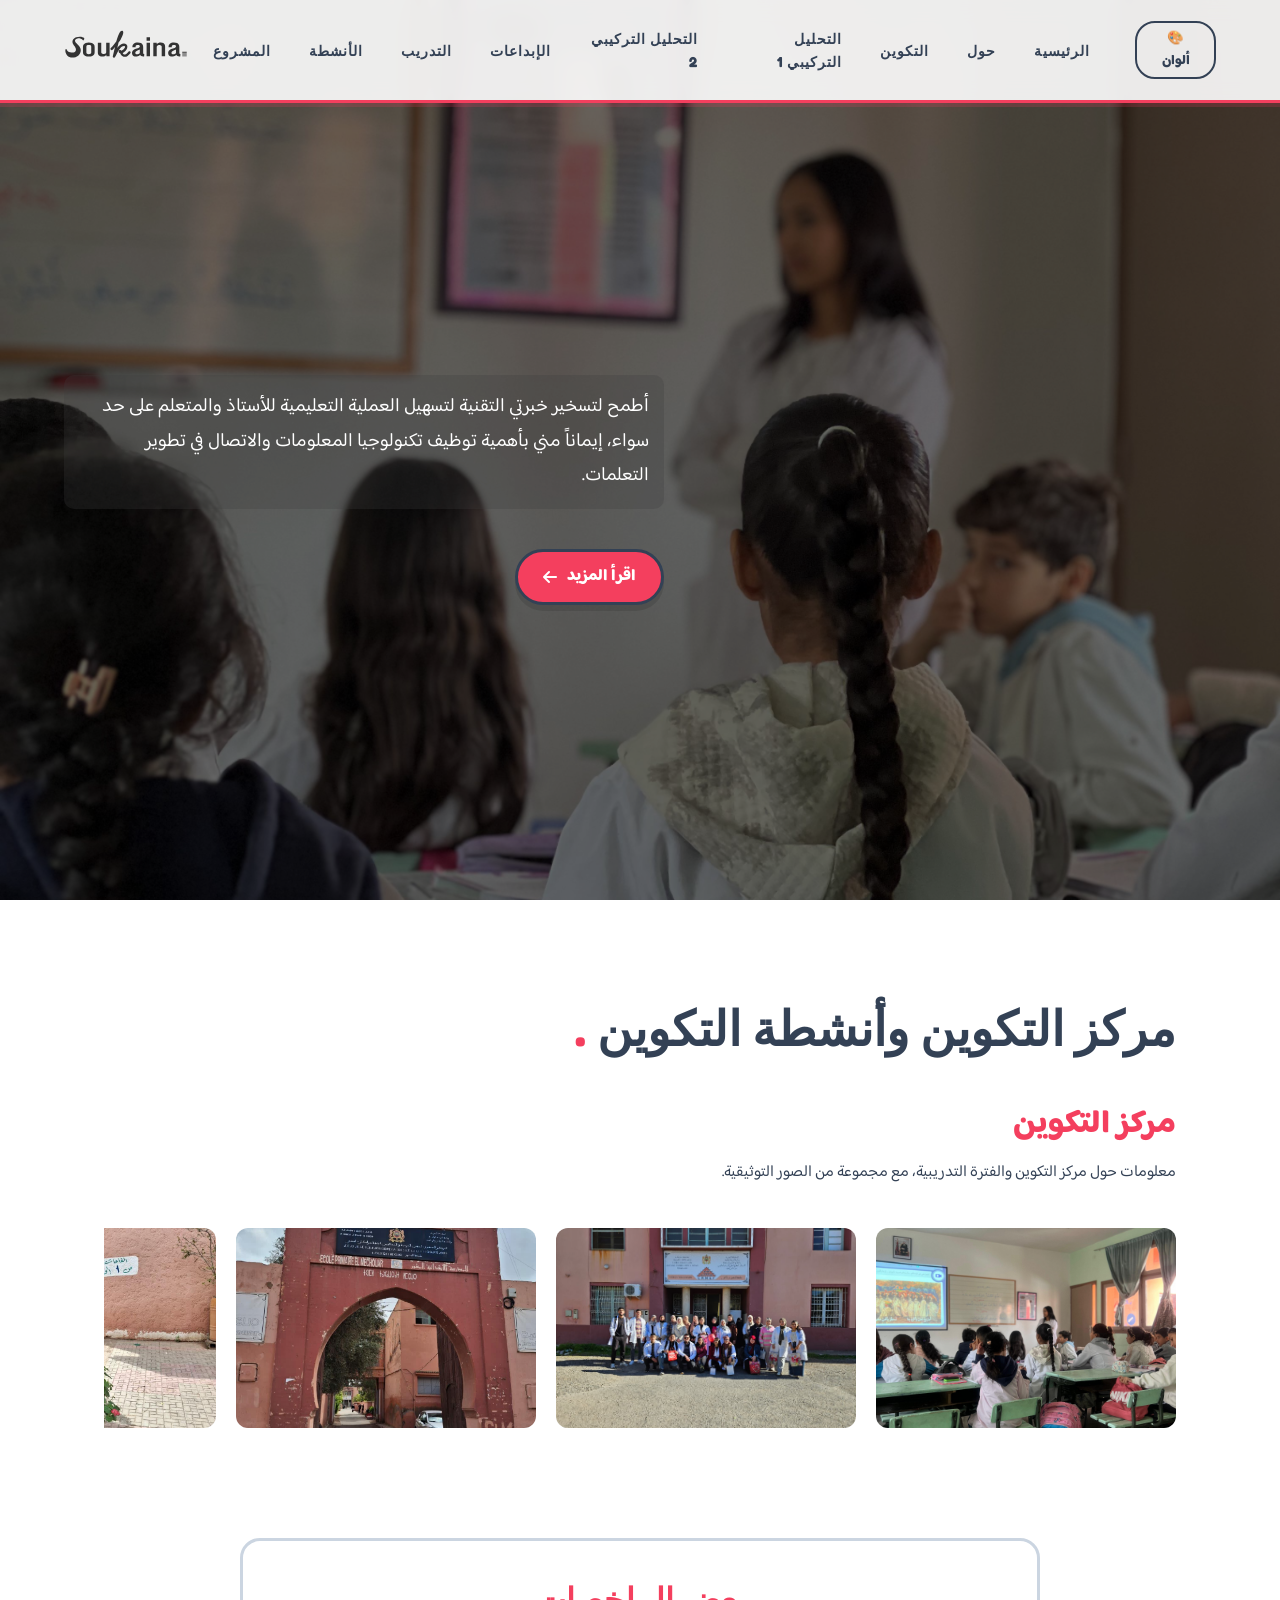
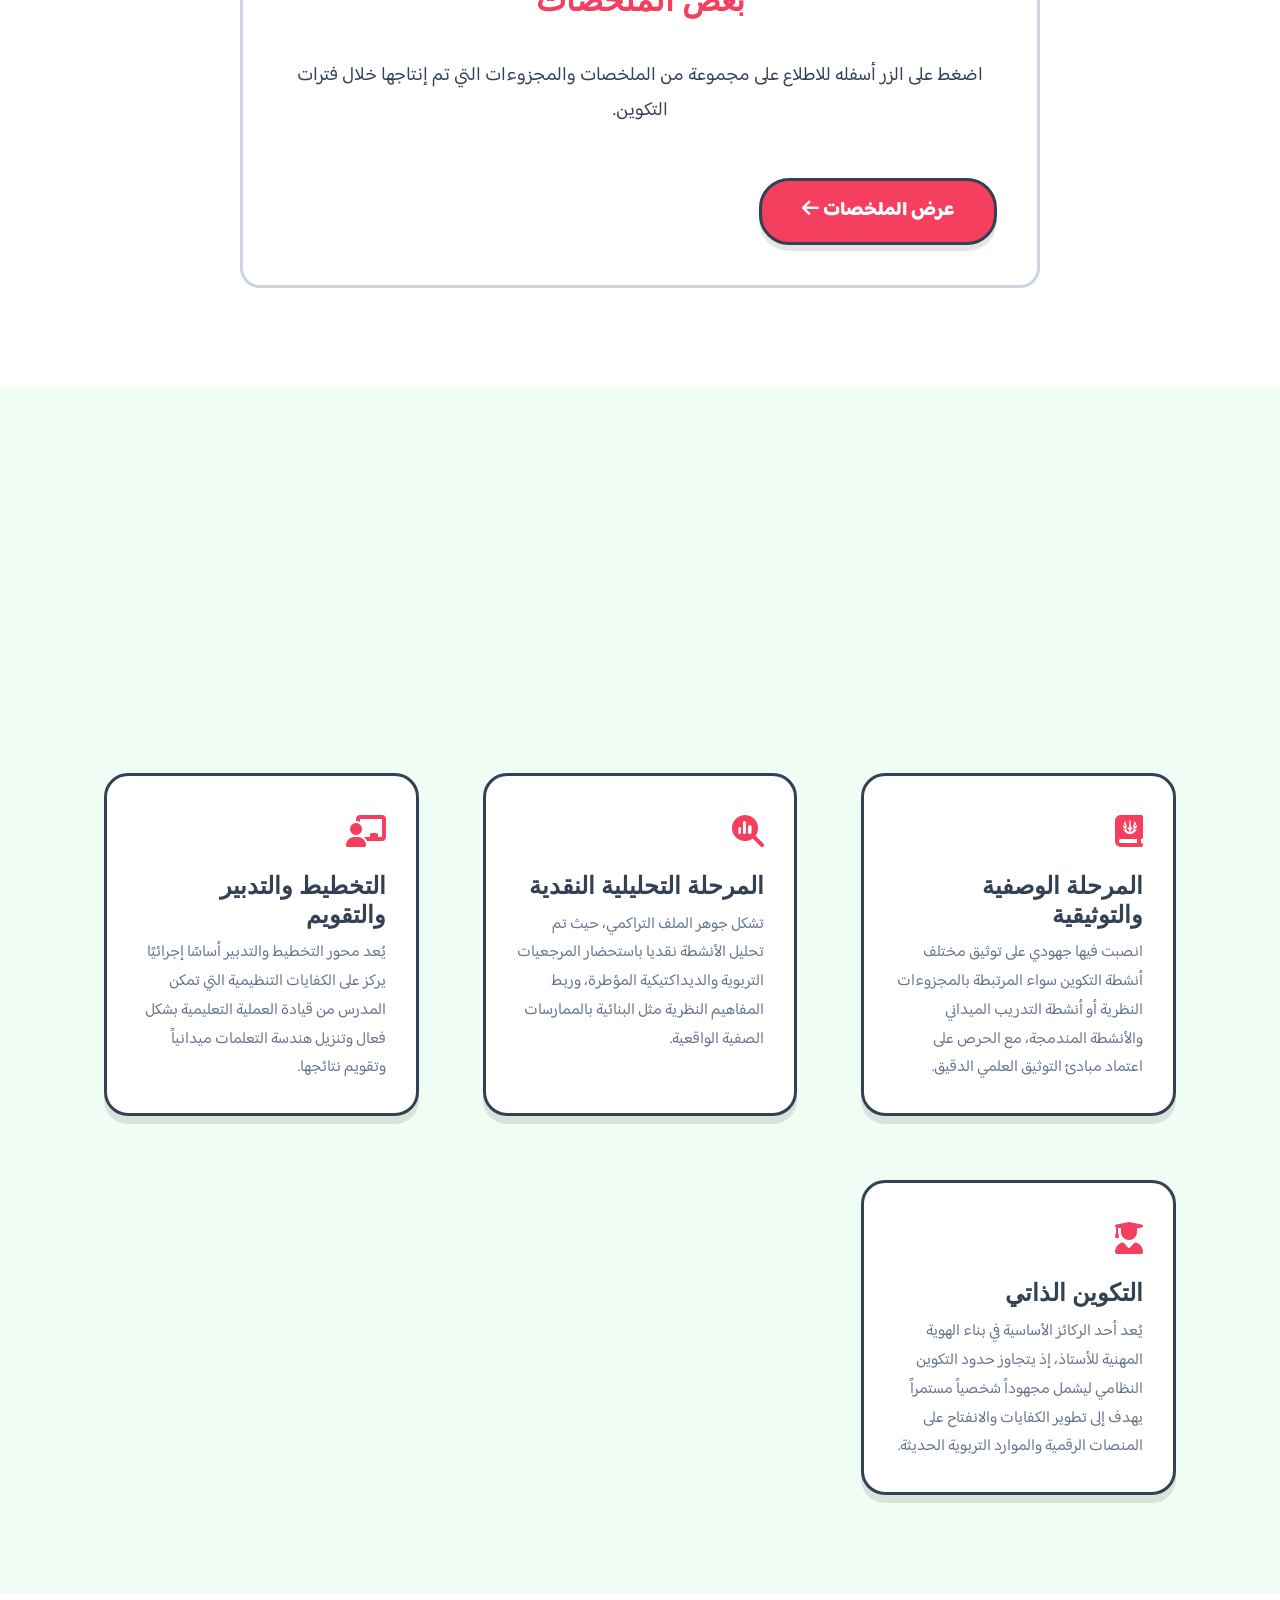
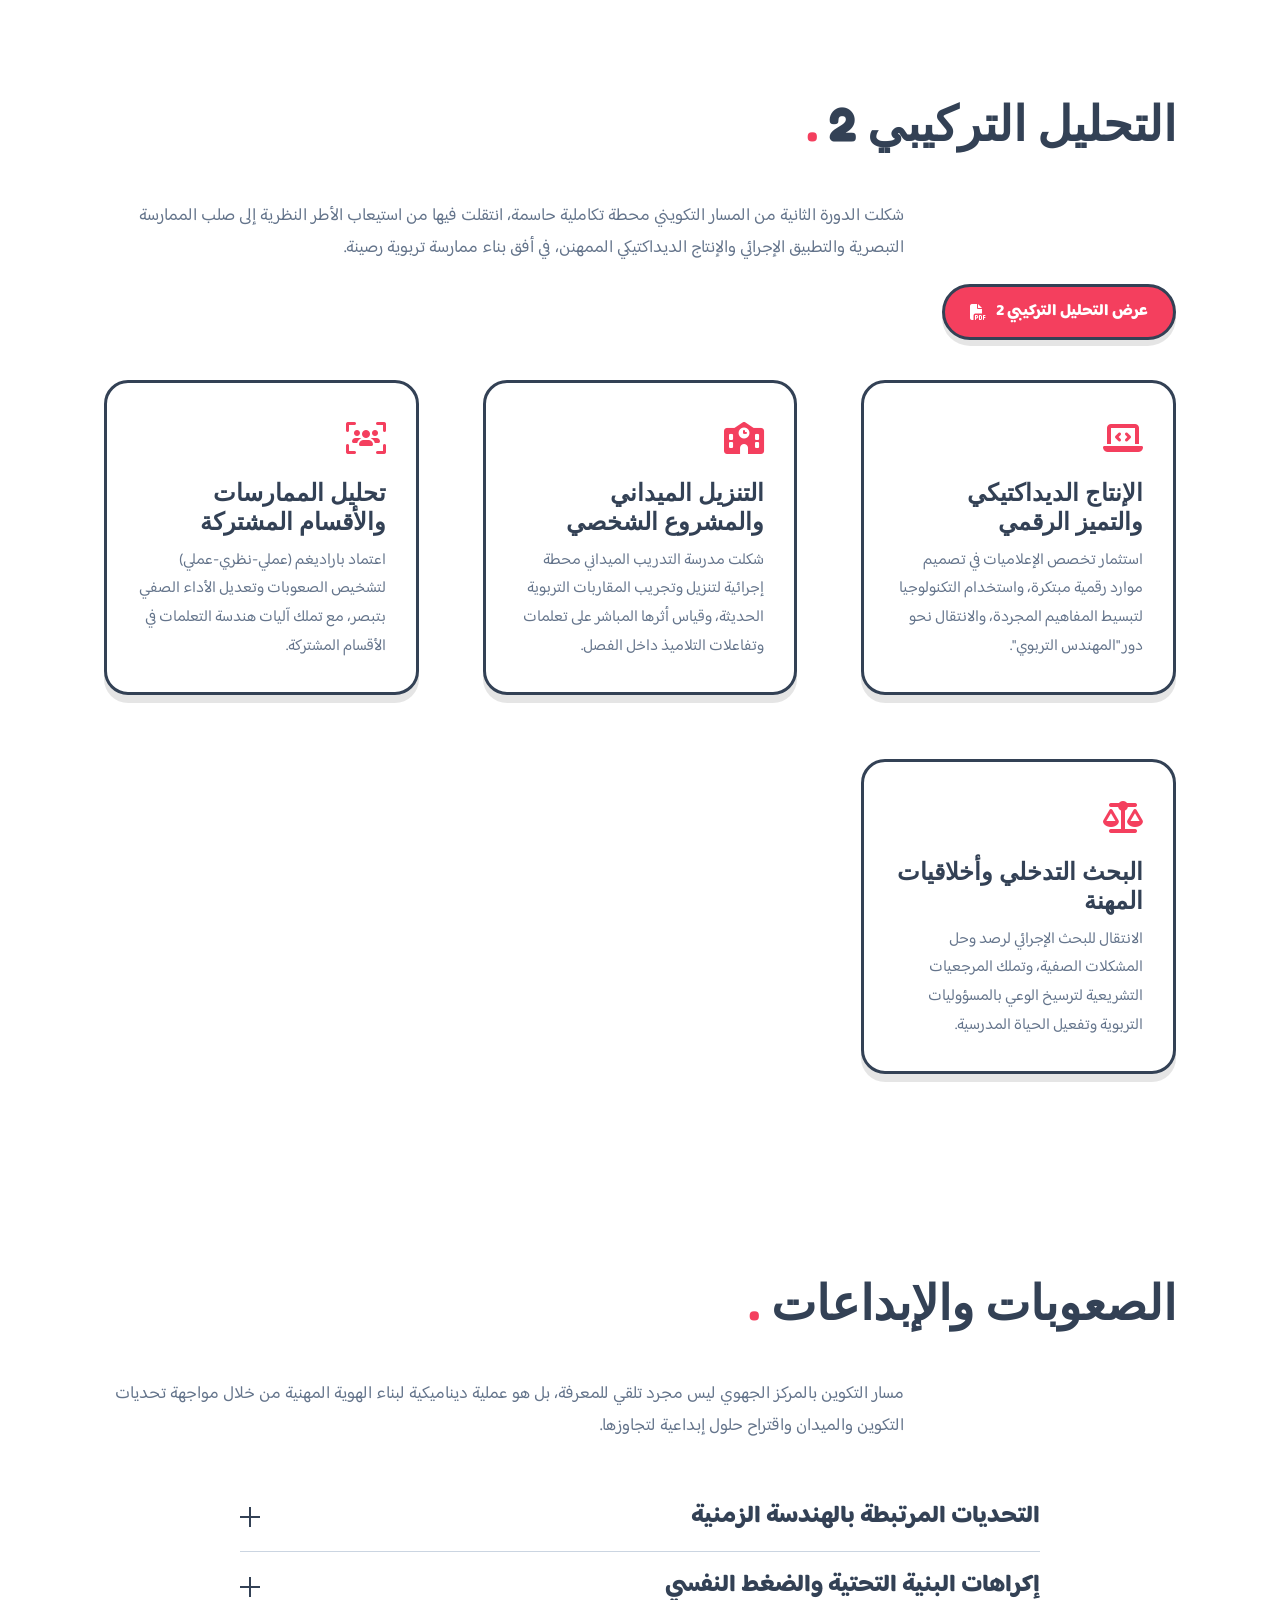
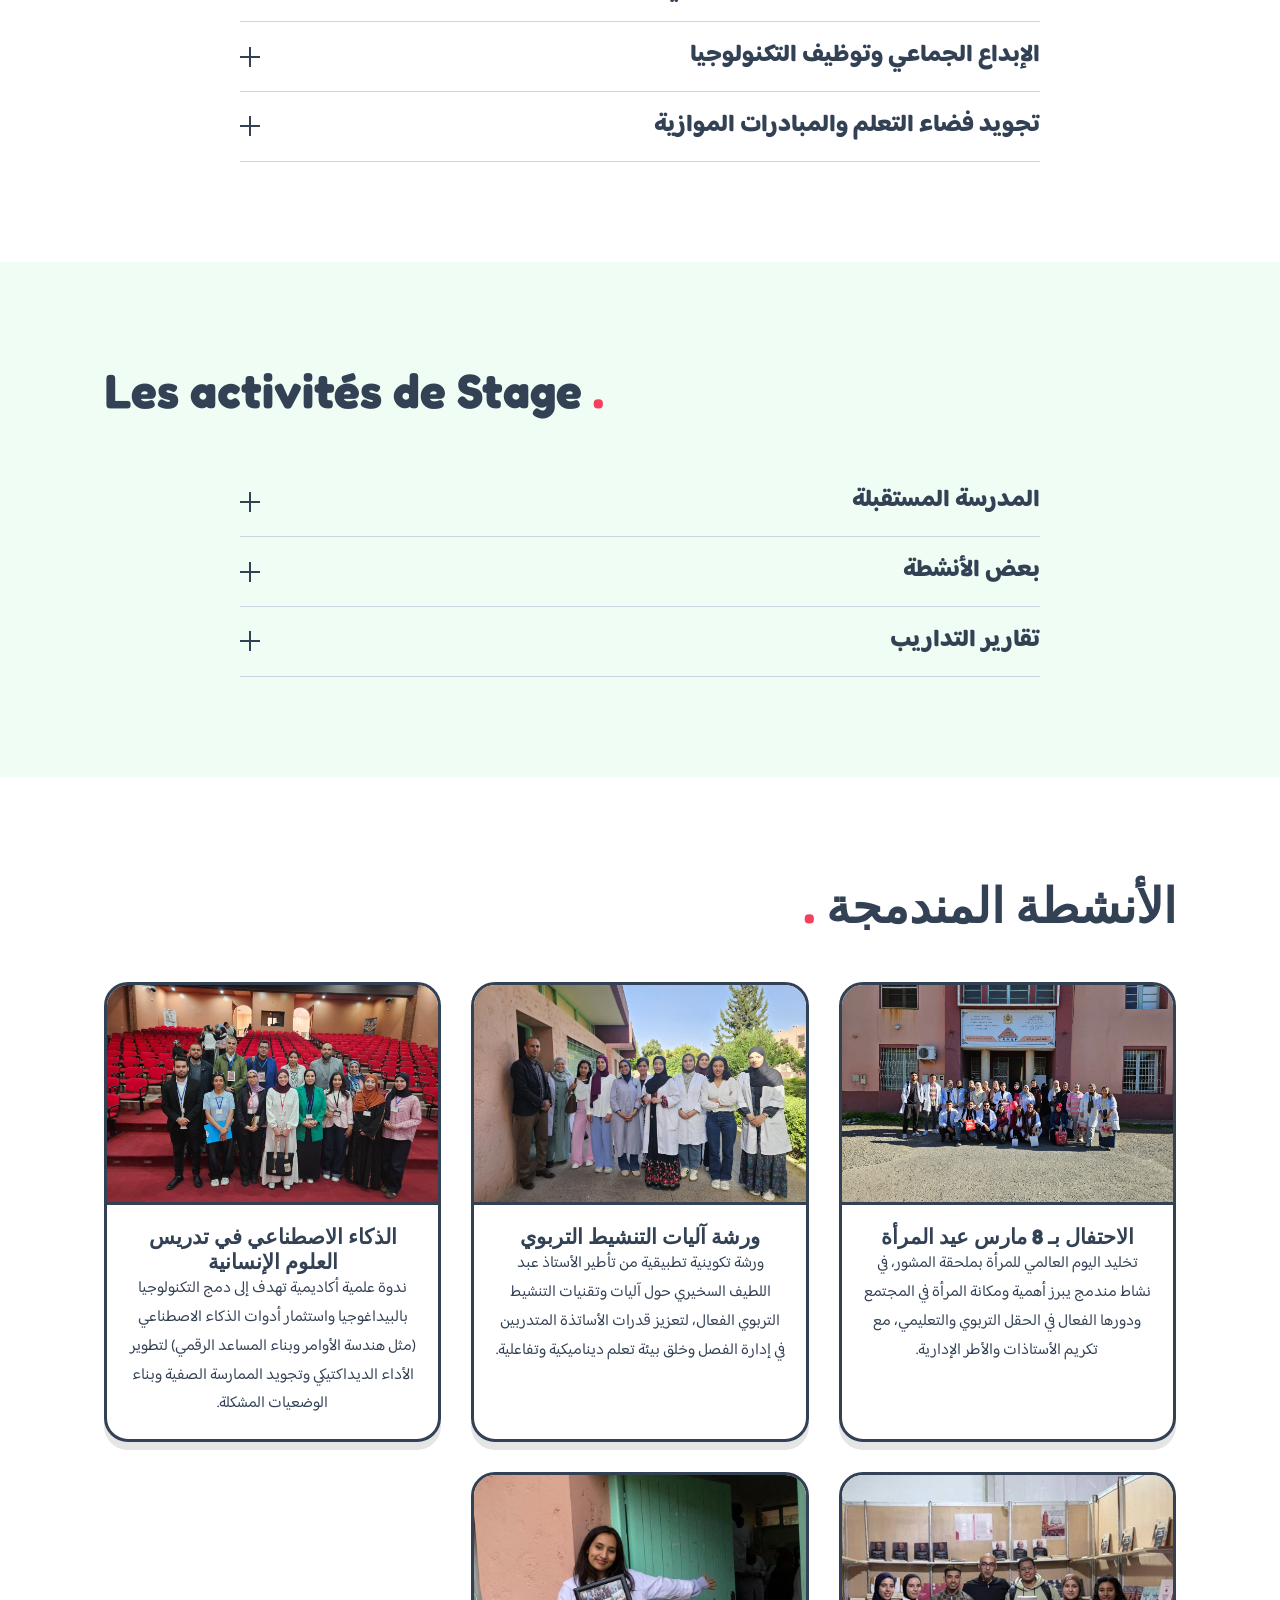
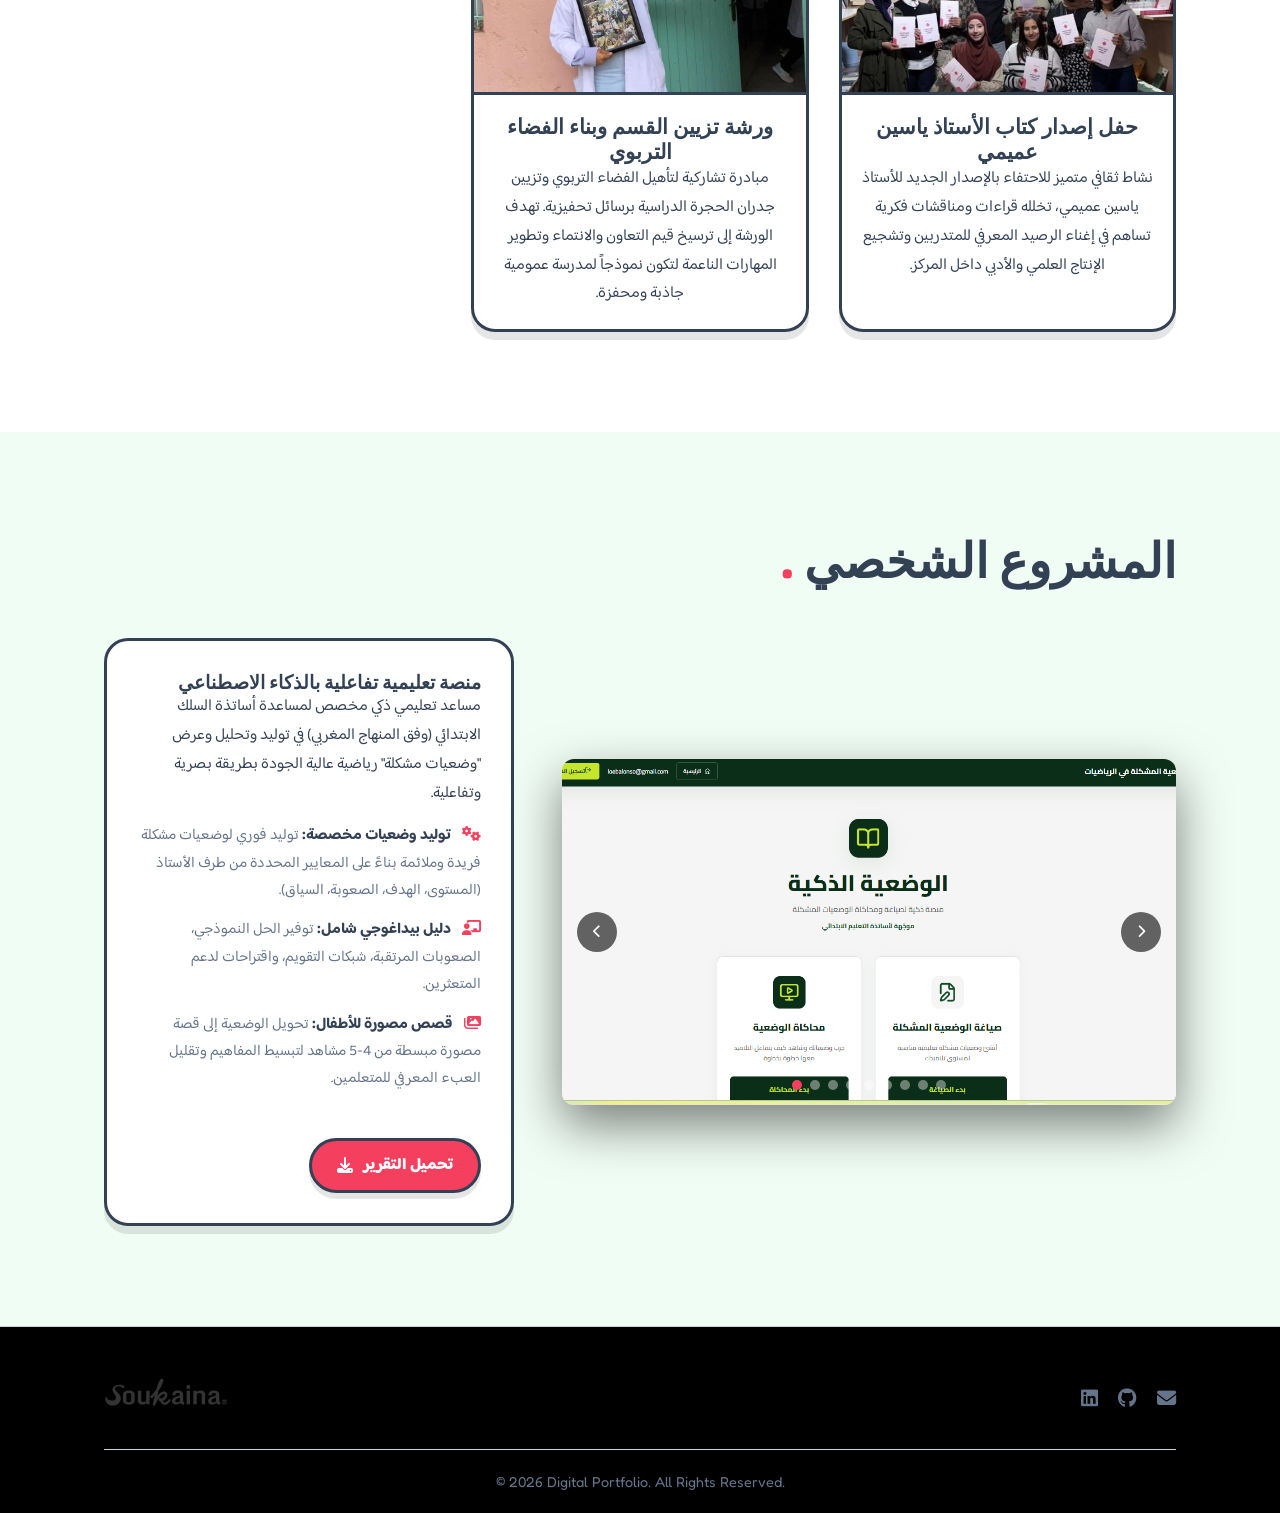
<file: index.html>
<!DOCTYPE html>
<html lang="fr">

<head>
    <meta charset="UTF-8">
    <meta name="viewport" content="width=device-width, initial-scale=1.0">
    <title>Portfolio | Souka</title>
    <meta name="description" content="Digital portfolio showcasing academic, training, and internship work.">
    <link rel="stylesheet" href="style.css?v=2">
    <link rel="preconnect" href="https://fonts.googleapis.com">
    <link rel="preconnect" href="https://fonts.gstatic.com" crossorigin>
    <link
        href="https://fonts.googleapis.com/css2?family=Baloo+Bhaijaan+2:wght@400;600;800&family=Fredoka:wght@400;600;800&family=Inter:wght@300;400;600;800&family=Noto+Kufi+Arabic:wght@300;400;600;800&display=swap"
        rel="stylesheet">
    <link rel="stylesheet" href="https://cdnjs.cloudflare.com/ajax/libs/font-awesome/6.4.0/css/all.min.css">
</head>

<body>
    <nav class="navbar">
        <div class="logo"><img src="assets/souka.svg" alt="Portfolio Logo" style="height: 30px;"></div>
        <div class="hamburger">
            <div class="line"></div>
            <div class="line"></div>
            <div class="line"></div>
        </div>
        <div class="desktop-nav-group" style="display: flex; align-items: center; gap: 20px;">
            <ul class="nav-links" dir="rtl">
                <li><a href="#hero" class="active">الرئيسية</a></li>
                <li><a href="#about">حول</a></li>
                <li><a href="#training">التكوين</a></li>
                <li><a href="#structural-analysis-1">التحليل التركيبي 1</a></li>
                <li><a href="#structural-analysis-2">التحليل التركيبي 2</a></li>
                <li><a href="#difficulties-innovations">الإبداعات</a></li>
                <li><a href="#internship">التدريب</a></li>
                <li><a href="#integrated">الأنشطة</a></li>
                <li><a href="#project">المشروع</a></li>
            </ul>
            <button id="theme-toggle" class="theme-btn">🎨 ألوان</button>
        </div>
    </nav>

    <!-- Mobile Menu Overlay -->
    <div class="mobile-menu">
        <ul class="mobile-nav-links" dir="rtl">
            <li><a href="#hero">الرئيسية</a></li>
            <li><a href="#about">حول</a></li>
            <li><a href="#training">التكوين</a></li>
            <li><a href="#structural-analysis-1">التحليل التركيبي 1</a></li>
            <li><a href="#structural-analysis-2">التحليل التركيبي 2</a></li>
            <li><a href="#difficulties-innovations">الإبداعات</a></li>
            <li><a href="#internship">التدريب</a></li>
            <li><a href="#integrated">الأنشطة</a></li>
            <li><a href="#project">المشروع</a></li>
        </ul>
        <div style="margin-top: 30px;"><button id="mobile-theme-toggle" class="theme-btn">🎨 ألوان</button></div>
    </div>

    <!-- Smooth Scroll Container -->
    <main id="smooth-wrapper">
        <div id="smooth-content">

            <header id="hero" class="hero-section">
                <!-- Slideshow Backgrounds -->
                <div class="hero-slideshow">
                    <div class="hero-slide active"
                        style="background-image: url('assets/hero/IMG-20260426-WA0001.jpg');"></div>
                    <div class="hero-slide" style="background-image: url('assets/hero/IMG-20260426-WA0004.jpg');"></div>
                    <div class="hero-slide" style="background-image: url('assets/hero/IMG-20260426-WA0005.jpg');"></div>
                    <div class="hero-slide" style="background-image: url('assets/hero/IMG-20260426-WA0018.jpg');"></div>
                    <div class="hero-slide" style="background-image: url('assets/hero/IMG-20260426-WA0092.jpg');"></div>
                    <div class="hero-slide" style="background-image: url('assets/hero/IMG-20260426-WA0093.jpg');"></div>
                    <div class="hero-overlay"></div>
                </div>

                <div class="hero-content" dir="rtl">
                    <p class="hero-subtitle fade-up delay-1 arabic-text"
                        style="color: white; background-color: rgba(63, 63, 63, 0.274); padding: 15px; border-radius: 10px;">
                        أطمح لتسخير خبرتي التقنية لتسهيل العملية
                        التعليمية للأستاذ والمتعلم على حد سواء، إيماناً مني بأهمية توظيف تكنولوجيا المعلومات والاتصال في
                        تطوير التعلمات.</p>
                    <a href="about_me.html" class="btn-primary fade-up delay-2">اقرأ المزيد <i
                            class="fa-solid fa-arrow-left"></i></a>
                </div>
            </header>


            <!-- 2. Training Activities -->
            <section id="training" class="section dark-section">
                <div class="container">
                    <h2 class="section-title fade-up" dir="rtl">مركز التكوين وأنشطة التكوين <span
                            class="accent-dot">.</span></h2>

                    <div class="training-grid" style="grid-template-columns: 1fr; gap: 40px;">
                        <!-- Training Center -->
                        <div class="training-item fade-up" dir="rtl" style="min-width: 0;">
                            <h3 class="subsection-title accent-text">مركز التكوين</h3>
                            <p class="arabic-text" style="margin-bottom: 20px;">معلومات حول مركز التكوين والفترة
                                التدريبية، مع مجموعة من الصور التوثيقية.</p>
                            <div class="center-slideshow-container">
                                <div class="center-slideshow-track">
                                    <!-- Double the items for seamless infinite scroll -->
                                    <div class="center-card" onclick="window.location.href='centre_formation.html'">
                                        <img src="assets/center/IMG-20260426-WA0003.jpg" alt="Center Image">
                                        <div class="center-card-info arabic-text">معلومات عن مركز التكوين</div>
                                    </div>
                                    <div class="center-card" onclick="window.location.href='centre_formation.html'">
                                        <img src="assets/center/IMG-20260426-WA0038.jpg" alt="Center Image">
                                        <div class="center-card-info arabic-text">معلومات إضافية</div>
                                    </div>
                                    <div class="center-card" onclick="window.location.href='centre_formation.html'">
                                        <img src="assets/center/IMG-20260426-WA0071.jpg" alt="Center Image">
                                        <div class="center-card-info arabic-text">نشاط في المركز</div>
                                    </div>
                                    <div class="center-card" onclick="window.location.href='centre_formation.html'">
                                        <img src="assets/center/IMG-20260426-WA0075.jpg" alt="Center Image">
                                        <div class="center-card-info arabic-text">مرافق التكوين</div>
                                    </div>
                                    <div class="center-card" onclick="window.location.href='centre_formation.html'">
                                        <img src="assets/center/IMG-20260426-WA0076.jpg" alt="Center Image">
                                        <div class="center-card-info arabic-text">صورة تذكارية</div>
                                    </div>
                                    <div class="center-card" onclick="window.location.href='centre_formation.html'">
                                        <img src="assets/center/IMG-20260426-WA0078.jpg" alt="Center Image">
                                        <div class="center-card-info arabic-text">تطوير المهارات</div>
                                    </div>
                                    <!-- Duplicate for smooth scroll loop -->
                                    <div class="center-card" onclick="window.location.href='centre_formation.html'">
                                        <img src="assets/center/IMG-20260426-WA0003.jpg" alt="Center Image">
                                        <div class="center-card-info arabic-text">معلومات عن مركز التكوين</div>
                                    </div>
                                    <div class="center-card" onclick="window.location.href='centre_formation.html'">
                                        <img src="assets/center/IMG-20260426-WA0038.jpg" alt="Center Image">
                                        <div class="center-card-info arabic-text">معلومات إضافية</div>
                                    </div>
                                    <div class="center-card" onclick="window.location.href='centre_formation.html'">
                                        <img src="assets/center/IMG-20260426-WA0071.jpg" alt="Center Image">
                                        <div class="center-card-info arabic-text">نشاط في المركز</div>
                                    </div>
                                    <div class="center-card" onclick="window.location.href='centre_formation.html'">
                                        <img src="assets/center/IMG-20260426-WA0075.jpg" alt="Center Image">
                                        <div class="center-card-info arabic-text">مرافق التكوين</div>
                                    </div>
                                    <div class="center-card" onclick="window.location.href='centre_formation.html'">
                                        <img src="assets/center/IMG-20260426-WA0076.jpg" alt="Center Image">
                                        <div class="center-card-info arabic-text">صورة تذكارية</div>
                                    </div>
                                    <div class="center-card" onclick="window.location.href='centre_formation.html'">
                                        <img src="assets/center/IMG-20260426-WA0078.jpg" alt="Center Image">
                                        <div class="center-card-info arabic-text">تطوير المهارات</div>
                                    </div>
                                </div>
                            </div>
                        </div>

                        <!-- Semesters Summaries Link -->
                        <div class="training-summaries fade-up delay-1" dir="rtl" style="text-align: center; padding: 40px; background: var(--bg-light); border-radius: 20px; border: 3px solid var(--border); max-width: 800px; margin: 50px auto 0;">
                            <h3 style="font-size: 2rem; color: var(--accent); margin-bottom: 20px; margin-top: 0;">بعض الملخصات</h3>
                            <p class="arabic-text" style="font-size: 1.2rem; margin-bottom: 30px;">اضغط على الزر أسفله للاطلاع على مجموعة من الملخصات والمجزوءات التي تم إنتاجها خلال فترات التكوين.</p>
                            <a href="summaries.html" class="btn-primary" style="display: inline-block; width: fit-content; font-size: 1.2rem; padding: 15px 40px;">عرض الملخصات <i class="fa-solid fa-arrow-left"></i></a>
                        </div>
                    </div>
                </div>
            </section>

            <!-- 2.5 Structural Analysis 1 -->
            <section id="structural-analysis-1" class="section">
                <div class="container">
                    <h2 class="section-title fade-up" dir="rtl">التحليل التركيبي 1 <span class="accent-dot">.</span></h2>
                    <p class="arabic-text fade-up delay-1" dir="rtl"
                        style="max-width: 800px; margin-bottom: 20px; font-size: 1.1rem; color: var(--text-muted);">
                        يشكل الملف التراكمي محطة تركيبية أساسية في مساري التكويني، حيث لا يقتصر على تجميع الوثائق
                        والأنشطة، بل يعكس سيرورة دينامية لبناء هويتي المهنية كأستاذة متدربة. ومن خلاله أستحضر مختلف
                        التجارب التي خضتها بقراءة تأملية.
                    </p>
                    <div style="text-align: right; margin-bottom: 40px;" dir="rtl">
                        <a href="assets/tahlil tarkibi finale.pdf" target="_blank" class="btn-primary fade-up delay-1" style="display: inline-flex; gap: 10px; align-items: center;">عرض التحليل التركيبي 1 <i class="fa-solid fa-file-pdf"></i></a>
                    </div>
                    <div class="about-grid fade-up delay-2" dir="rtl"
                        style="grid-template-columns: repeat(auto-fit, minmax(280px, 1fr));">
                        <div class="card card-hover">
                            <div class="card-icon"><i class="fa-solid fa-book-journal-whills"></i></div>
                            <h3>المرحلة الوصفية والتوثيقية</h3>
                            <p class="arabic-text">انصبت فيها جهودي على توثيق مختلف أنشطة التكوين سواء المرتبطة
                                بالمجزوءات النظرية أو أنشطة التدريب الميداني والأنشطة المندمجة، مع الحرص على اعتماد
                                مبادئ التوثيق العلمي الدقيق.</p>
                        </div>
                        <div class="card card-hover">
                            <div class="card-icon"><i class="fa-solid fa-magnifying-glass-chart"></i></div>
                            <h3>المرحلة التحليلية النقدية</h3>
                            <p class="arabic-text">تشكل جوهر الملف التراكمي، حيث تم تحليل الأنشطة نقديا باستحضار
                                المرجعيات التربوية والديداكتيكية المؤطرة، وربط المفاهيم النظرية مثل البنائية بالممارسات
                                الصفية الواقعية.</p>
                        </div>
                        <div class="card card-hover">
                            <div class="card-icon"><i class="fa-solid fa-chalkboard-user"></i></div>
                            <h3>التخطيط والتدبير والتقويم</h3>
                            <p class="arabic-text">يُعد محور التخطيط والتدبير أساسًا إجرائيًا يركز على الكفايات
                                التنظيمية التي تمكن المدرس من قيادة العملية التعليمية بشكل فعال وتنزيل هندسة التعلمات
                                ميدانياً وتقويم نتائجها.</p>
                        </div>
                        <div class="card card-hover">
                            <div class="card-icon"><i class="fa-solid fa-user-graduate"></i></div>
                            <h3>التكوين الذاتي</h3>
                            <p class="arabic-text">يُعد أحد الركائز الأساسية في بناء الهوية المهنية للأستاذ، إذ يتجاوز
                                حدود التكوين النظامي ليشمل مجهوداً شخصياً مستمراً يهدف إلى تطوير الكفايات والانفتاح على
                                المنصات الرقمية والموارد التربوية الحديثة.</p>
                        </div>
                    </div>
                </div>
            </section>

            <!-- 2.5.2 Structural Analysis 2 -->
            <section id="structural-analysis-2" class="section dark-section">
                <div class="container">
                    <h2 class="section-title fade-up" dir="rtl">التحليل التركيبي 2 <span class="accent-dot">.</span></h2>
                    <p class="arabic-text fade-up delay-1" dir="rtl"
                        style="max-width: 800px; margin-bottom: 20px; font-size: 1.1rem; color: var(--text-muted);">
                        شكلت الدورة الثانية من المسار التكويني محطة تكاملية حاسمة، انتقلت فيها من استيعاب الأطر النظرية إلى صلب الممارسة التبصرية والتطبيق الإجرائي والإنتاج الديداكتيكي الممهنن، في أفق بناء ممارسة تربوية رصينة.
                    </p>
                    <div style="text-align: right; margin-bottom: 40px;" dir="rtl">
                        <a href="assets/اﻟﺘﺤﻠﻴﻞ اﻟﺘﺮﻛﻴﺒﻲ 2.pdf" target="_blank" class="btn-primary fade-up delay-1" style="display: inline-flex; gap: 10px; align-items: center;">عرض التحليل التركيبي 2 <i class="fa-solid fa-file-pdf"></i></a>
                    </div>
                    <div class="about-grid fade-up delay-2" dir="rtl"
                        style="grid-template-columns: repeat(auto-fit, minmax(280px, 1fr));">
                        <div class="card card-hover">
                            <div class="card-icon"><i class="fa-solid fa-laptop-code"></i></div>
                            <h3>الإنتاج الديداكتيكي والتميز الرقمي</h3>
                            <p class="arabic-text">استثمار تخصص الإعلاميات في تصميم موارد رقمية مبتكرة، واستخدام التكنولوجيا لتبسيط المفاهيم المجردة، والانتقال نحو دور "المهندس التربوي".</p>
                        </div>
                        <div class="card card-hover">
                            <div class="card-icon"><i class="fa-solid fa-school"></i></div>
                            <h3>التنزيل الميداني والمشروع الشخصي</h3>
                            <p class="arabic-text">شكلت مدرسة التدريب الميداني محطة إجرائية لتنزيل وتجريب المقاربات التربوية الحديثة، وقياس أثرها المباشر على تعلمات وتفاعلات التلاميذ داخل الفصل.</p>
                        </div>
                        <div class="card card-hover">
                            <div class="card-icon"><i class="fa-solid fa-users-viewfinder"></i></div>
                            <h3>تحليل الممارسات والأقسام المشتركة</h3>
                            <p class="arabic-text">اعتماد باراديغم (عملي-نظري-عملي) لتشخيص الصعوبات وتعديل الأداء الصفي بتبصر، مع تملك آليات هندسة التعلمات في الأقسام المشتركة.</p>
                        </div>
                        <div class="card card-hover">
                            <div class="card-icon"><i class="fa-solid fa-scale-balanced"></i></div>
                            <h3>البحث التدخلي وأخلاقيات المهنة</h3>
                            <p class="arabic-text">الانتقال للبحث الإجرائي لرصد وحل المشكلات الصفية، وتملك المرجعيات التشريعية لترسيخ الوعي بالمسؤوليات التربوية وتفعيل الحياة المدرسية.</p>
                        </div>
                    </div>
                </div>
            </section>

            <!-- 2.6 Difficulties and Innovations -->
            <section id="difficulties-innovations" class="section dark-section">
                <div class="container">
                    <h2 class="section-title fade-up" dir="rtl">الصعوبات والإبداعات <span class="accent-dot">.</span>
                    </h2>
                    <p class="arabic-text fade-up delay-1" dir="rtl"
                        style="max-width: 800px; margin-bottom: 40px; font-size: 1.1rem; color: var(--text-muted);">
                        مسار التكوين بالمركز الجهوي ليس مجرد تلقي للمعرفة، بل هو عملية ديناميكية لبناء الهوية المهنية من
                        خلال مواجهة تحديات التكوين والميدان واقتراح حلول إبداعية لتجاوزها.
                    </p>

                    <div class="internship-content fade-up delay-2">
                        <div class="accordion">
                            <div class="accordion-item" dir="rtl">
                                <div class="accordion-header">
                                    <h3>التحديات المرتبطة بالهندسة الزمنية</h3>
                                    <span class="icon-plus"></span>
                                </div>
                                <div class="accordion-content">
                                    <p class="arabic-text">واجهتُ صعوبات تتعلق بالتدبير الزمني والديداكتيكي للمجزوءات،
                                        حيث سُجل تضخم في عدد العروض وعدم ملاءمة الغلاف الزمني للتوصيف. <br><strong
                                            style="color:var(--accent);">البديل المقترح:</strong> إعادة النظر في منهجية
                                        تقديم العروض لتقتصر على المحاور المركزية وإعطاء الأستاذ المؤطر الدور الأكبر في
                                        شرح المحاور المعقدة.</p>
                                </div>
                            </div>

                            <div class="accordion-item" dir="rtl">
                                <div class="accordion-header">
                                    <h3>إكراهات البنية التحتية والضغط النفسي</h3>
                                    <span class="icon-plus"></span>
                                </div>
                                <div class="accordion-content">
                                    <p class="arabic-text">صعوبة التكوين الذاتي بسبب غياب بعض الوسائل اللوجستية كالربط
                                        بشبكة الويفي، بالإضافة إلى الضغط الزمني المكثف. <br><strong
                                            style="color:var(--accent);">البديل المقترح:</strong> مراعاة الإيقاعات
                                        البيولوجية والنفسية للمتدربين لضمان توازن سليم بين متطلبات التكوين وحاجة المتدرب
                                        للراحة.</p>
                                </div>
                            </div>

                            <div class="accordion-item" dir="rtl">
                                <div class="accordion-header">
                                    <h3>الإبداع الجماعي وتوظيف التكنولوجيا</h3>
                                    <span class="icon-plus"></span>
                                </div>
                                <div class="accordion-content">
                                    <p class="arabic-text">شكلت الأنشطة المندمجة فضاء حقيقياً للابتكار التربوي. تم توظيف
                                        التكنولوجيا من خلال مشاريع كـ "الإذاعة المدرسية" والملف التراكمي الرقمي، مما طور
                                        كفاياتنا التنظيمية وأثبت قدرتنا على تحويل التحديات إلى فرص للإبداع الجماعي.</p>
                                </div>
                            </div>

                            <div class="accordion-item" dir="rtl">
                                <div class="accordion-header">
                                    <h3>تجويد فضاء التعلم والمبادرات الموازية</h3>
                                    <span class="icon-plus"></span>
                                </div>
                                <div class="accordion-content">
                                    <p class="arabic-text">إيماناً بتأثير الفضاء المدرسي، بادرنا لتنظيم ورشات دورية
                                        لتزيين القسم وخلق بيئة محفزة للتعلم (مثل ديكورات شهر رمضان). كما نظمنا لقاءات
                                        فكرية ومسابقات ثقافية عززت مهارات الحوار والتنشيط التربوي.</p>
                                </div>
                            </div>
                        </div>
                    </div>
                </div>
            </section>

            <!-- 3. Internship Activities -->
            <section id="internship" class="section">
                <div class="container">
                    <h2 class="section-title fade-up">Les activités de Stage <span class="accent-dot">.</span></h2>

                    <div class="internship-content">
                        <div class="accordion fade-up">
                            <div class="accordion-item" dir="rtl">
                                <div class="accordion-header">
                                    <h3>المدرسة المستقبلة</h3>
                                    <span class="icon-plus"></span>
                                </div>
                                <div class="accordion-content">
                                    <p class="arabic-text">نبذة عن المؤسسة التعليمية التي تم إجراء التدريب بها، هيكلتها
                                        والتأطير الإداري والتربوي الذي استفدت منه.</p>
                                </div>
                            </div>

                            <div class="accordion-item" dir="rtl">
                                <div class="accordion-header">
                                    <h3>بعض الأنشطة</h3>
                                    <span class="icon-plus"></span>
                                </div>
                                <div class="accordion-content">
                                    <p class="arabic-text">تفاصيل الأنشطة الصفية والموازية التي قمت بالمشاركة فيها
                                        وتنشيطها داخل المؤسسة بالتعاون مع الطاقم التربوي.</p>
                                </div>
                            </div>

                            <div class="accordion-item" dir="rtl">
                                <div class="accordion-header">
                                    <h3>تقارير التداريب</h3>
                                    <span class="icon-plus"></span>
                                </div>
                                <div class="accordion-content">
                                    <p class="arabic-text">تقارير مفصلة حول سير التداريب الميدانية والملاحظات
                                        والاستنتاجات المستخلصة في كل مرحلة.</p>
                                    <a href="#" class="btn-outline mt-4">تحميل التقارير</a>
                                </div>
                            </div>
                        </div>
                    </div>
                </div>
            </section>

            <!-- 4. Integrated Activities -->
            <section id="integrated" class="section dark-section">
                <div class="container">
                    <h2 class="section-title fade-up" dir="rtl">الأنشطة المندمجة <span class="accent-dot">.</span></h2>

                    <div class="integrated-grid fade-up" dir="rtl" style="display: grid; grid-template-columns: repeat(auto-fit, minmax(300px, 1fr)); gap: 30px;">
                        
                        <!-- Activity 1 -->
                        <div class="integrated-card card-hover" style="padding: 0; overflow: hidden; display: flex; flex-direction: column;">
                            <div class="card-slider" style="position: relative; width: 100%; height: 220px; border-bottom: 3px solid var(--text-main);">
                                <img class="card-slide active" src="assets/الانشطة المندمجة/8 مارس عيد المراة/IMG-20260426-WA0038.jpg" alt="8 مارس 1">
                                <img class="card-slide" src="assets/الانشطة المندمجة/8 مارس عيد المراة/IMG-20260426-WA0031.jpg" alt="8 مارس 2">
                                <img class="card-slide" src="assets/الانشطة المندمجة/8 مارس عيد المراة/IMG-20260426-WA0028.jpg" alt="8 مارس 3">
                            </div>
                            <div style="padding: 20px;">
                                <h3 style="margin-top: 0; font-size: 1.3rem;">الاحتفال بـ 8 مارس عيد المرأة</h3>
                                <p class="arabic-text">تخليد اليوم العالمي للمرأة بملحقة المشور، في نشاط مندمج يبرز أهمية ومكانة المرأة في المجتمع ودورها الفعال في الحقل التربوي والتعليمي، مع تكريم الأستاذات والأطر الإدارية.</p>
                            </div>
                        </div>

                        <!-- Activity 2 -->
                        <div class="integrated-card card-hover" style="padding: 0; overflow: hidden; display: flex; flex-direction: column;">
                            <div class="card-slider" style="position: relative; width: 100%; height: 220px; border-bottom: 3px solid var(--text-main);">
                                <img class="card-slide active" src="assets/الانشطة المندمجة/آليات اﻟﺘﻨﺸﻴﻂ اﻟﺘﺮﺑﻮي ﺑﺘﺄﻃﻴﺮ اﻷﺳﺘﺎذ ﻋﺒﺪ اﻟﻠﻄﻴﻒ اﻟﺴﺨﻴﺮي/WhatsApp Image 2026-06-29 at 04.34.26 (1).jpeg" alt="آليات التنشيط 1">
                                <img class="card-slide" src="assets/الانشطة المندمجة/آليات اﻟﺘﻨﺸﻴﻂ اﻟﺘﺮﺑﻮي ﺑﺘﺄﻃﻴﺮ اﻷﺳﺘﺎذ ﻋﺒﺪ اﻟﻠﻄﻴﻒ اﻟﺴﺨﻴﺮي/WhatsApp Image 2026-06-29 at 04.34.27.jpeg" alt="آليات التنشيط 2">
                            </div>
                            <div style="padding: 20px;">
                                <h3 style="margin-top: 0; font-size: 1.3rem;">ورشة آليات التنشيط التربوي</h3>
                                <p class="arabic-text">ورشة تكوينية تطبيقية من تأطير الأستاذ عبد اللطيف السخيري حول آليات وتقنيات التنشيط التربوي الفعال، لتعزيز قدرات الأساتذة المتدربين في إدارة الفصل وخلق بيئة تعلم ديناميكية وتفاعلية.</p>
                            </div>
                        </div>

                        <!-- Activity 3 -->
                        <div class="integrated-card card-hover" style="padding: 0; overflow: hidden; display: flex; flex-direction: column;">
                            <div class="card-slider" style="position: relative; width: 100%; height: 220px; border-bottom: 3px solid var(--text-main);">
                                <img class="card-slide active" src="assets/الانشطة المندمجة/اﻟﺬﻛﺎء اﻻﺻﻄﻨﺎﻋﻲ ﻓﻲ ﺧﺪﻣﺔ ﺗﺪرﻳﺲ اﻟﻌﻠﻮم اﻹﻧﺴﺎﻧﻴﺔ/WhatsApp Image 2026-06-29 at 04.34.23.jpeg" alt="الذكاء الاصطناعي 1">
                                <img class="card-slide" src="assets/الانشطة المندمجة/اﻟﺬﻛﺎء اﻻﺻﻄﻨﺎﻋﻲ ﻓﻲ ﺧﺪﻣﺔ ﺗﺪرﻳﺲ اﻟﻌﻠﻮم اﻹﻧﺴﺎﻧﻴﺔ/WhatsApp Image 2026-06-29 at 04.34.23 (1).jpeg" alt="الذكاء الاصطناعي 2">
                                <img class="card-slide" src="assets/الانشطة المندمجة/اﻟﺬﻛﺎء اﻻﺻﻄﻨﺎﻋﻲ ﻓﻲ ﺧﺪﻣﺔ ﺗﺪرﻳﺲ اﻟﻌﻠﻮم اﻹﻧﺴﺎﻧﻴﺔ/Capture d'écran 2026-06-29 052055.png" alt="الذكاء الاصطناعي 3">
                            </div>
                            <div style="padding: 20px;">
                                <h3 style="margin-top: 0; font-size: 1.3rem;">الذكاء الاصطناعي في تدريس العلوم الإنسانية</h3>
                                <p class="arabic-text">ندوة علمية أكاديمية تهدف إلى دمج التكنولوجيا بالبيداغوجيا واستثمار أدوات الذكاء الاصطناعي (مثل هندسة الأوامر وبناء المساعد الرقمي) لتطوير الأداء الديداكتيكي وتجويد الممارسة الصفية وبناء الوضعيات المشكلة.</p>
                            </div>
                        </div>

                        <!-- Activity 4 -->
                        <div class="integrated-card card-hover" style="padding: 0; overflow: hidden; display: flex; flex-direction: column;">
                            <div class="card-slider" style="position: relative; width: 100%; height: 220px; border-bottom: 3px solid var(--text-main);">
                                <img class="card-slide active" src="assets/الانشطة المندمجة/اﻻﺣﺘﻔﺎل ﺑﺎﺻﺪار ﻛﺘﺎب اﻻﺳﺘﺎذ ﻳﺎﺳﻴﻦ ﻋﻤﻴﻤﻲ/WhatsApp Image 2026-06-29 at 04.34.26.jpeg" alt="اصدار كتاب 1">
                                <img class="card-slide" src="assets/الانشطة المندمجة/اﻻﺣﺘﻔﺎل ﺑﺎﺻﺪار ﻛﺘﺎب اﻻﺳﺘﺎذ ﻳﺎﺳﻴﻦ ﻋﻤﻴﻤﻲ/WhatsApp Image 2026-06-29 at 04.34.25 (1).jpeg" alt="اصدار كتاب 2">
                            </div>
                            <div style="padding: 20px;">
                                <h3 style="margin-top: 0; font-size: 1.3rem;">حفل إصدار كتاب الأستاذ ياسين عميمي</h3>
                                <p class="arabic-text">نشاط ثقافي متميز للاحتفاء بالإصدار الجديد للأستاذ ياسين عميمي، تخلله قراءات ومناقشات فكرية تساهم في إغناء الرصيد المعرفي للمتدربين وتشجيع الإنتاج العلمي والأدبي داخل المركز.</p>
                            </div>
                        </div>

                        <!-- Activity 5 -->
                        <div class="integrated-card card-hover" style="padding: 0; overflow: hidden; display: flex; flex-direction: column;">
                            <div class="card-slider" style="position: relative; width: 100%; height: 220px; border-bottom: 3px solid var(--text-main);">
                                <img class="card-slide active" src="assets/الانشطة المندمجة/ورشة تزيين قسم/WhatsApp Image 2026-06-29 at 04.34.22 (1).jpeg" alt="تزيين قسم 1">
                                <img class="card-slide" src="assets/الانشطة المندمجة/ورشة تزيين قسم/Capture d'écran 2026-06-29 051310.png" alt="تزيين قسم 2">
                                <img class="card-slide" src="assets/الانشطة المندمجة/ورشة تزيين قسم/Capture d'écran 2026-06-29 051201.png" alt="تزيين قسم 3">
                            </div>
                            <div style="padding: 20px;">
                                <h3 style="margin-top: 0; font-size: 1.3rem;">ورشة تزيين القسم وبناء الفضاء التربوي</h3>
                                <p class="arabic-text">مبادرة تشاركية لتأهيل الفضاء التربوي وتزيين جدران الحجرة الدراسية برسائل تحفيزية. تهدف الورشة إلى ترسيخ قيم التعاون والانتماء وتطوير المهارات الناعمة لتكون نموذجاً لمدرسة عمومية جاذبة ومحفزة.</p>
                            </div>
                        </div>

                    </div>
                </div>
            </section>

            <!-- 5. Personal Project -->
            <section id="project" class="section">
                <div class="container">
                    <h2 class="section-title fade-up" dir="rtl">المشروع الشخصي <span class="accent-dot">.</span></h2>

                    <div class="project-showcase fade-up delay-1">
                        <div class="project-info" dir="rtl">
                            <h3 class="project-title">منصة تعليمية تفاعلية بالذكاء الاصطناعي</h3>
                            <p class="arabic-text" style="margin-bottom: 15px;">مساعد تعليمي ذكي مخصص لمساعدة أساتذة
                                السلك الابتدائي (وفق المنهاج المغربي) في توليد وتحليل وعرض "وضعيات مشكلة" رياضية عالية
                                الجودة بطريقة بصرية وتفاعلية.</p>

                            <ul class="arabic-text project-features"
                                style="list-style: none; padding: 0; margin-bottom: 20px;">
                                <li><i class="fa-solid fa-gears" style="color: var(--accent); margin-left: 8px;"></i>
                                    <strong>توليد وضعيات مخصصة:</strong> توليد فوري لوضعيات مشكلة فريدة وملائمة بناءً
                                    على المعايير المحددة من طرف الأستاذ (المستوى، الهدف، الصعوبة، السياق).
                                </li>
                                <li><i class="fa-solid fa-chalkboard-user"
                                        style="color: var(--accent); margin-left: 8px;"></i> <strong>دليل بيداغوجي
                                        شامل:</strong> توفير الحل النموذجي، الصعوبات المرتقبة، شبكات التقويم، واقتراحات
                                    لدعم المتعثرين.</li>
                                <li><i class="fa-solid fa-images" style="color: var(--accent); margin-left: 8px;"></i>
                                    <strong>قصص مصورة للأطفال:</strong> تحويل الوضعية إلى قصة مصورة مبسطة من 4-5 مشاهد
                                    لتبسيط المفاهيم وتقليل العبء المعرفي للمتعلمين.
                                </li>
                            </ul>

                            <a href="assets/personal_project/rapport.docx" download class="btn-primary mt-4">تحميل
                                التقرير <i class="fa-solid fa-download"></i></a>
                        </div>
                        <div class="project-visual">
                            <div class="project-diaporama-wrapper">
                                <div class="project-slide active"><img src="assets/personal_project/1.png"
                                        alt="Project screen 1"></div>
                                <div class="project-slide"><img src="assets/personal_project/2.png"
                                        alt="Project screen 2"></div>
                                <div class="project-slide"><img src="assets/personal_project/3.png"
                                        alt="Project screen 3"></div>
                                <div class="project-slide"><img src="assets/personal_project/4.png"
                                        alt="Project screen 4"></div>
                                <div class="project-slide"><img src="assets/personal_project/5.png"
                                        alt="Project screen 5"></div>
                                <div class="project-slide"><img src="assets/personal_project/6.png"
                                        alt="Project screen 6"></div>
                                <div class="project-slide"><img src="assets/personal_project/7.png"
                                        alt="Project screen 7"></div>
                                <div class="project-slide"><img src="assets/personal_project/8.png"
                                        alt="Project screen 8"></div>
                                <div class="project-slide"><img src="assets/personal_project/9.png"
                                        alt="Project screen 9"></div>
                                <div class="overlay-glow"></div>

                                <button class="diaporama-btn prev-btn"><i class="fa-solid fa-chevron-left"></i></button>
                                <button class="diaporama-btn next-btn"><i
                                        class="fa-solid fa-chevron-right"></i></button>

                                <div class="diaporama-dots"></div>
                            </div>
                        </div>
                    </div>
                </div>
            </section>

            <footer class="footer">
                <div class="container">
                    <div class="footer-content">
                        <div class="logo"><img src="assets/souka.svg" alt="Portfolio Logo" style="height: 30px;"></div>
                        <div class="footer-socials">
                            <a href="#" aria-label="LinkedIn"><i class="fa-brands fa-linkedin"></i></a>
                            <a href="#" aria-label="GitHub"><i class="fa-brands fa-github"></i></a>
                            <a href="#" aria-label="Email"><i class="fa-solid fa-envelope"></i></a>
                        </div>
                    </div>
                    <div class="footer-bottom">
                        <p>&copy; 2026 Digital Portfolio. All Rights Reserved.</p>
                    </div>
                </div>
            </footer>

        </div>
    </main>

    <script src="main.js?v=2"></script>
</body>

</html>
</file>
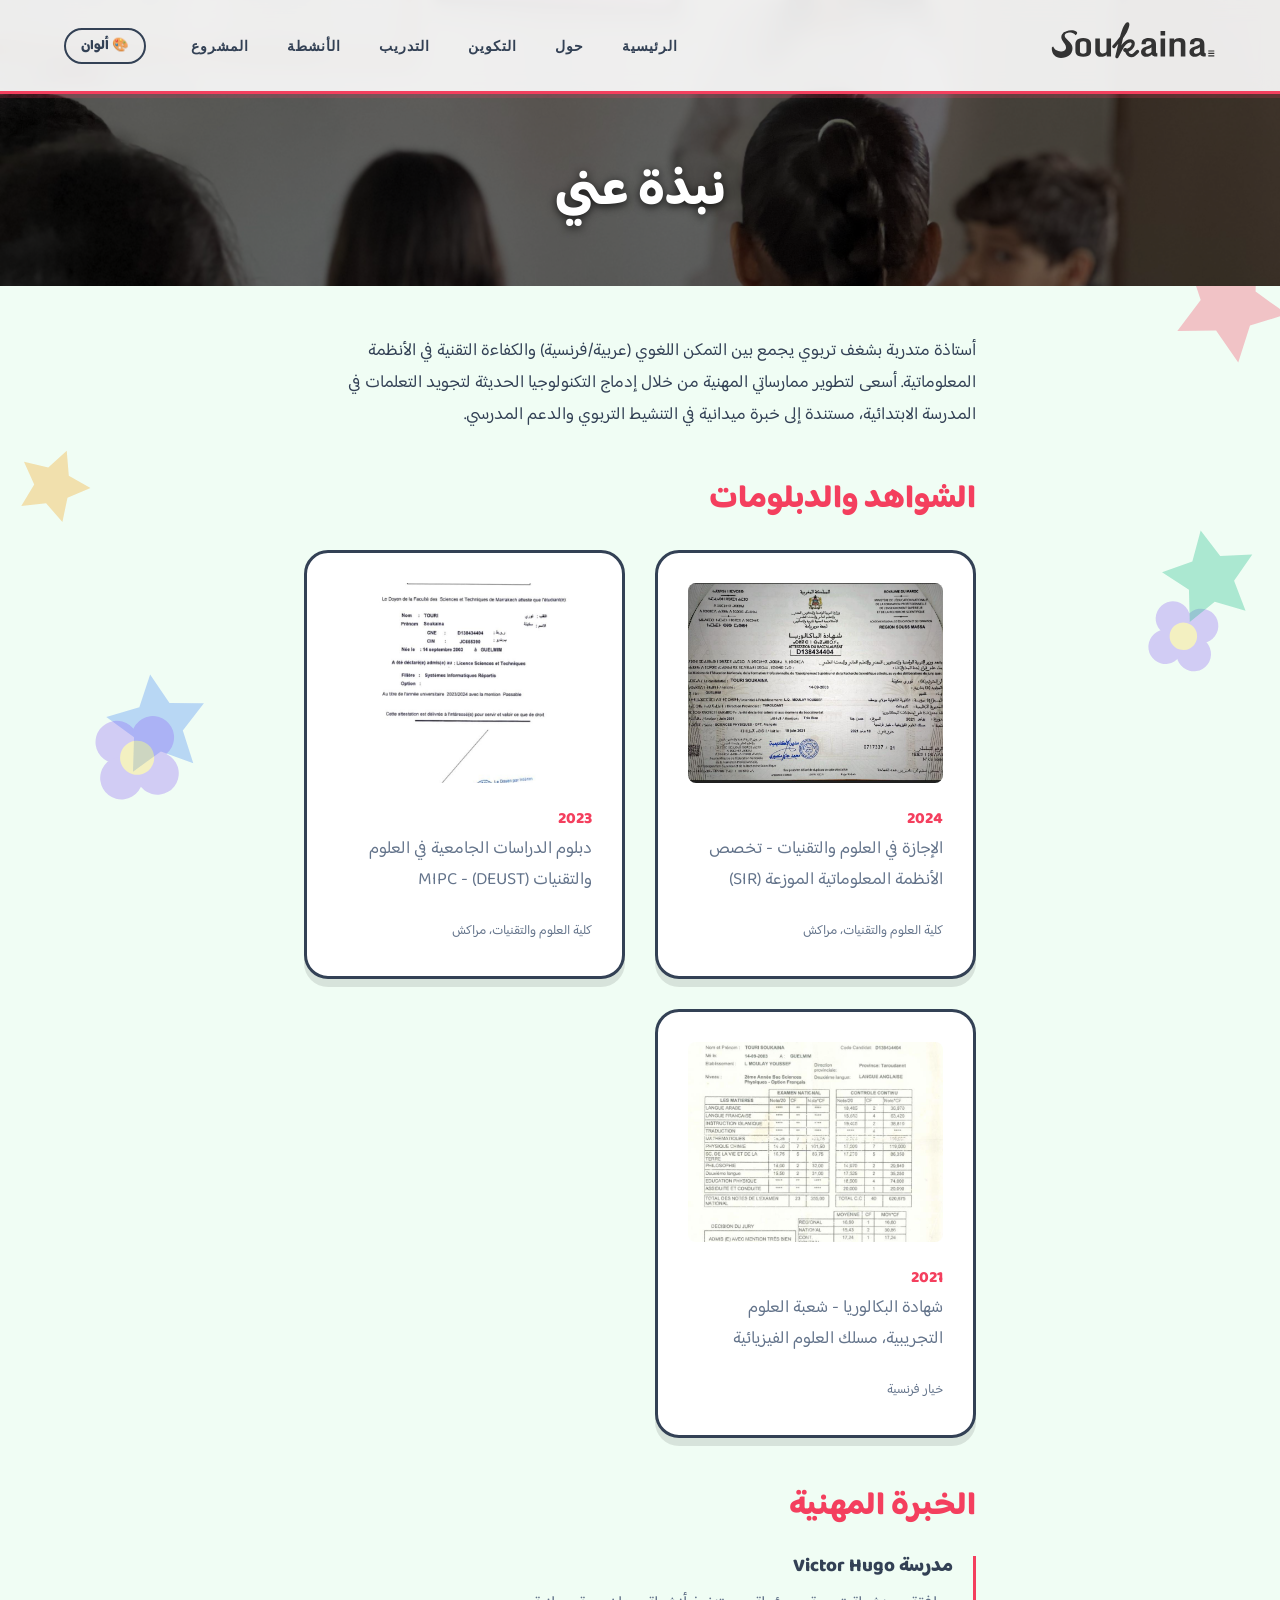
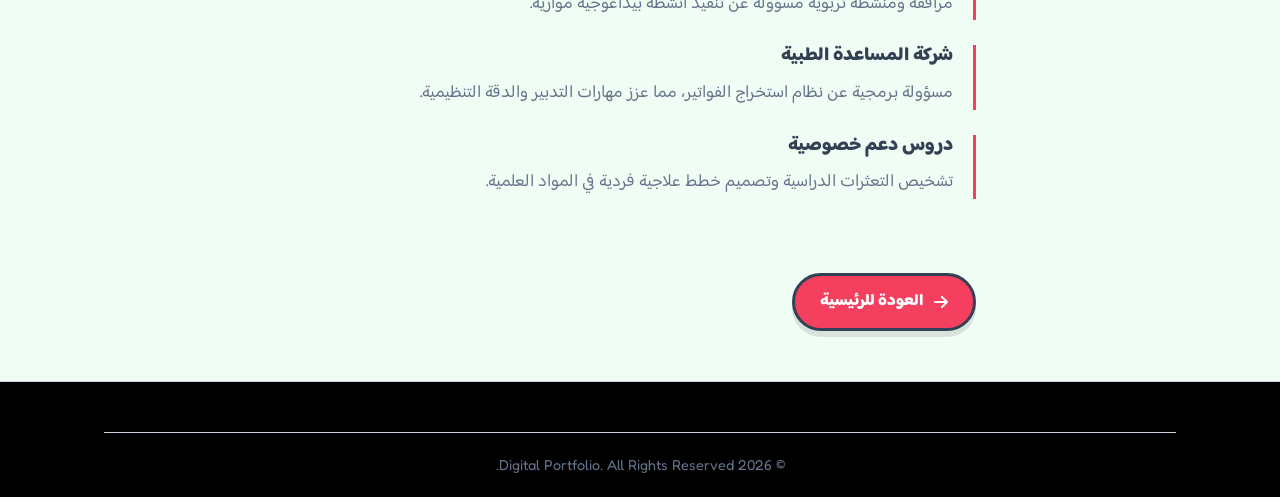
<file: about_me.html>
<!DOCTYPE html>
<html lang="ar" dir="rtl">
<head>
    <meta charset="UTF-8">
    <meta name="viewport" content="width=device-width, initial-scale=1.0">
    <title>حول - سكينة توري</title>
    <link rel="stylesheet" href="style.css?v=2">
    <link rel="preconnect" href="https://fonts.googleapis.com">
    <link rel="preconnect" href="https://fonts.gstatic.com" crossorigin>
    <link href="https://fonts.googleapis.com/css2?family=Baloo+Bhaijaan+2:wght@400;600;800&family=Fredoka:wght@400;600;800&family=Inter:wght@300;400;600;800&family=Noto+Kufi+Arabic:wght@300;400;600;800&display=swap" rel="stylesheet">
    <link rel="stylesheet" href="https://cdnjs.cloudflare.com/ajax/libs/font-awesome/6.4.0/css/all.min.css">
    <style>
        .about-page-header {
            padding: 150px 5% 50px;
            text-align: center;
            background: var(--bg-light);
            border-bottom: 1px solid var(--border);
        }
        .about-page-content {
            padding: 50px 5%;
            max-width: 800px;
            margin: 0 auto;
        }
        .about-page-content p {
            margin-bottom: 20px;
            font-size: 1.1rem;
        }
    </style>
</head>
<body>
    <nav class="navbar scrolled">
        <div class="logo"><img src="assets/souka.svg" alt="Portfolio Logo" style="height: 40px;"></div>
        <div class="hamburger">
            <div class="line"></div>
            <div class="line"></div>
            <div class="line"></div>
        </div>
        <div class="desktop-nav-group" style="display: flex; align-items: center; gap: 20px;">
            <ul class="nav-links" dir="rtl">
                <li><a href="index.html#hero">الرئيسية</a></li>
                <li><a href="index.html#about" class="active">حول</a></li>
                <li><a href="index.html#training">التكوين</a></li>
                <li><a href="index.html#internship">التدريب</a></li>
                <li><a href="index.html#integrated">الأنشطة</a></li>
                <li><a href="index.html#project">المشروع</a></li>
            </ul>
            <button id="theme-toggle" class="theme-btn">🎨 ألوان</button>
        </div>
    </nav>

    <div class="mobile-menu">
        <ul class="mobile-nav-links" dir="rtl">
            <li><a href="index.html#hero">الرئيسية</a></li>
            <li><a href="index.html#about">حول</a></li>
            <li><a href="index.html#training">التكوين</a></li>
            <li><a href="index.html#internship">التدريب</a></li>
            <li><a href="index.html#integrated">الأنشطة</a></li>
            <li><a href="index.html#project">المشروع</a></li>
            <li><button id="mobile-theme-toggle" class="theme-btn">🎨 ألوان</button></li>
        </ul>
    </div>

    <header class="about-page-header" style="position: relative; overflow: hidden; border-bottom: none;">
        <!-- Slideshow Backgrounds -->
        <div class="hero-slideshow">
            <div class="hero-slide active" style="background-image: url('assets/hero/IMG-20260426-WA0001.jpg');"></div>
            <div class="hero-slide" style="background-image: url('assets/hero/IMG-20260426-WA0004.jpg');"></div>
            <div class="hero-slide" style="background-image: url('assets/hero/IMG-20260426-WA0005.jpg');"></div>
            <div class="hero-overlay"></div>
        </div>
        <div style="position: relative; z-index: 10;">
            <h1 class="section-title accent-text arabic-text" style="color: white; text-shadow: 0 2px 10px rgba(0,0,0,0.8); margin-bottom: 0;">نبذة عني</h1>
        </div>
    </header>

    <section class="about-page-content arabic-text">
        <div class="about-intro" style="margin-bottom: 50px;">
            <p>أستاذة متدربة بشغف تربوي يجمع بين التمكن اللغوي (عربية/فرنسية) والكفاءة التقنية في الأنظمة المعلوماتية. أسعى لتطوير ممارساتي المهنية من خلال إدماج التكنولوجيا الحديثة لتجويد التعلمات في المدرسة الابتدائية، مستندة إلى خبرة ميدانية في التنشيط التربوي والدعم المدرسي.</p>
        </div>

        <h2 class="section-title accent-text" style="font-size: 2rem; margin-bottom: 30px;">الشواهد والدبلومات</h2>
        <div class="certificates-grid" style="display: grid; grid-template-columns: repeat(auto-fit, minmax(250px, 1fr)); gap: 30px; margin-bottom: 50px;">
            <div class="certificate-card card">
                <img src="assets/soukaDiplomes/WhatsApp%20Image%202026-04-26%20at%2021.11.45.jpeg" class="cert-img" alt="Certificate 2024" onclick="openModal(this.src)">
                <h4 style="color: var(--accent); margin-bottom: 5px; margin-top: 15px;">2024</h4>
                <p>الإجازة في العلوم والتقنيات - تخصص الأنظمة المعلوماتية الموزعة (SIR)</p>
                <small style="color: var(--text-muted);">كلية العلوم والتقنيات، مراكش</small>
            </div>
            <div class="certificate-card card">
                <img src="assets/soukaDiplomes/WhatsApp%20Image%202026-04-26%20at%2021.11.46.jpeg" class="cert-img" alt="Certificate 2023" onclick="openModal(this.src)">
                <h4 style="color: var(--accent); margin-bottom: 5px; margin-top: 15px;">2023</h4>
                <p>دبلوم الدراسات الجامعية في العلوم والتقنيات (DEUST) - MIPC</p>
                <small style="color: var(--text-muted);">كلية العلوم والتقنيات، مراكش</small>
            </div>
            <div class="certificate-card card">
                <img src="assets/soukaDiplomes/WhatsApp%20Image%202026-04-26%20at%2021.11.46%20(1).jpeg" class="cert-img" alt="Certificate 2021" onclick="openModal(this.src)">
                <h4 style="color: var(--accent); margin-bottom: 5px; margin-top: 15px;">2021</h4>
                <p>شهادة البكالوريا - شعبة العلوم التجريبية، مسلك العلوم الفيزيائية</p>
                <small style="color: var(--text-muted);">خيار فرنسية</small>
            </div>
        </div>

        <h2 class="section-title accent-text" style="font-size: 2rem; margin-bottom: 30px;">الخبرة المهنية</h2>
        <div class="experiences-list" style="margin-bottom: 50px;">
            <div class="experience-item" style="border-right: 3px solid var(--accent); padding-right: 20px; margin-bottom: 25px;">
                <h3 style="margin-bottom: 10px;">مدرسة Victor Hugo</h3>
                <p style="color: var(--text-muted);">مرافقة ومنشطة تربوية مسؤولة عن تنفيذ أنشطة بيداغوجية موازية.</p>
            </div>
            <div class="experience-item" style="border-right: 3px solid var(--accent); padding-right: 20px; margin-bottom: 25px;">
                <h3 style="margin-bottom: 10px;">شركة المساعدة الطبية</h3>
                <p style="color: var(--text-muted);">مسؤولة برمجية عن نظام استخراج الفواتير، مما عزز مهارات التدبير والدقة التنظيمية.</p>
            </div>
            <div class="experience-item" style="border-right: 3px solid var(--accent); padding-right: 20px; margin-bottom: 25px;">
                <h3 style="margin-bottom: 10px;">دروس دعم خصوصية</h3>
                <p style="color: var(--text-muted);">تشخيص التعثرات الدراسية وتصميم خطط علاجية فردية في المواد العلمية.</p>
            </div>
        </div>

        <a href="index.html" class="btn-primary mt-4"><i class="fa-solid fa-arrow-right"></i> العودة للرئيسية</a>
    </section>

    <footer class="footer">
        <div class="container">
            <div class="footer-bottom">
                <p>&copy; 2026 Digital Portfolio. All Rights Reserved.</p>
            </div>
        </div>
    </footer>

    <!-- Image Modal -->
    <div id="imageModal" class="image-modal">
        <span class="modal-close" onclick="closeModal()">&times;</span>
        <img class="modal-content" id="modalImage">
    </div>

    <script src="main.js?v=2"></script>
</body>
</html>
</file>
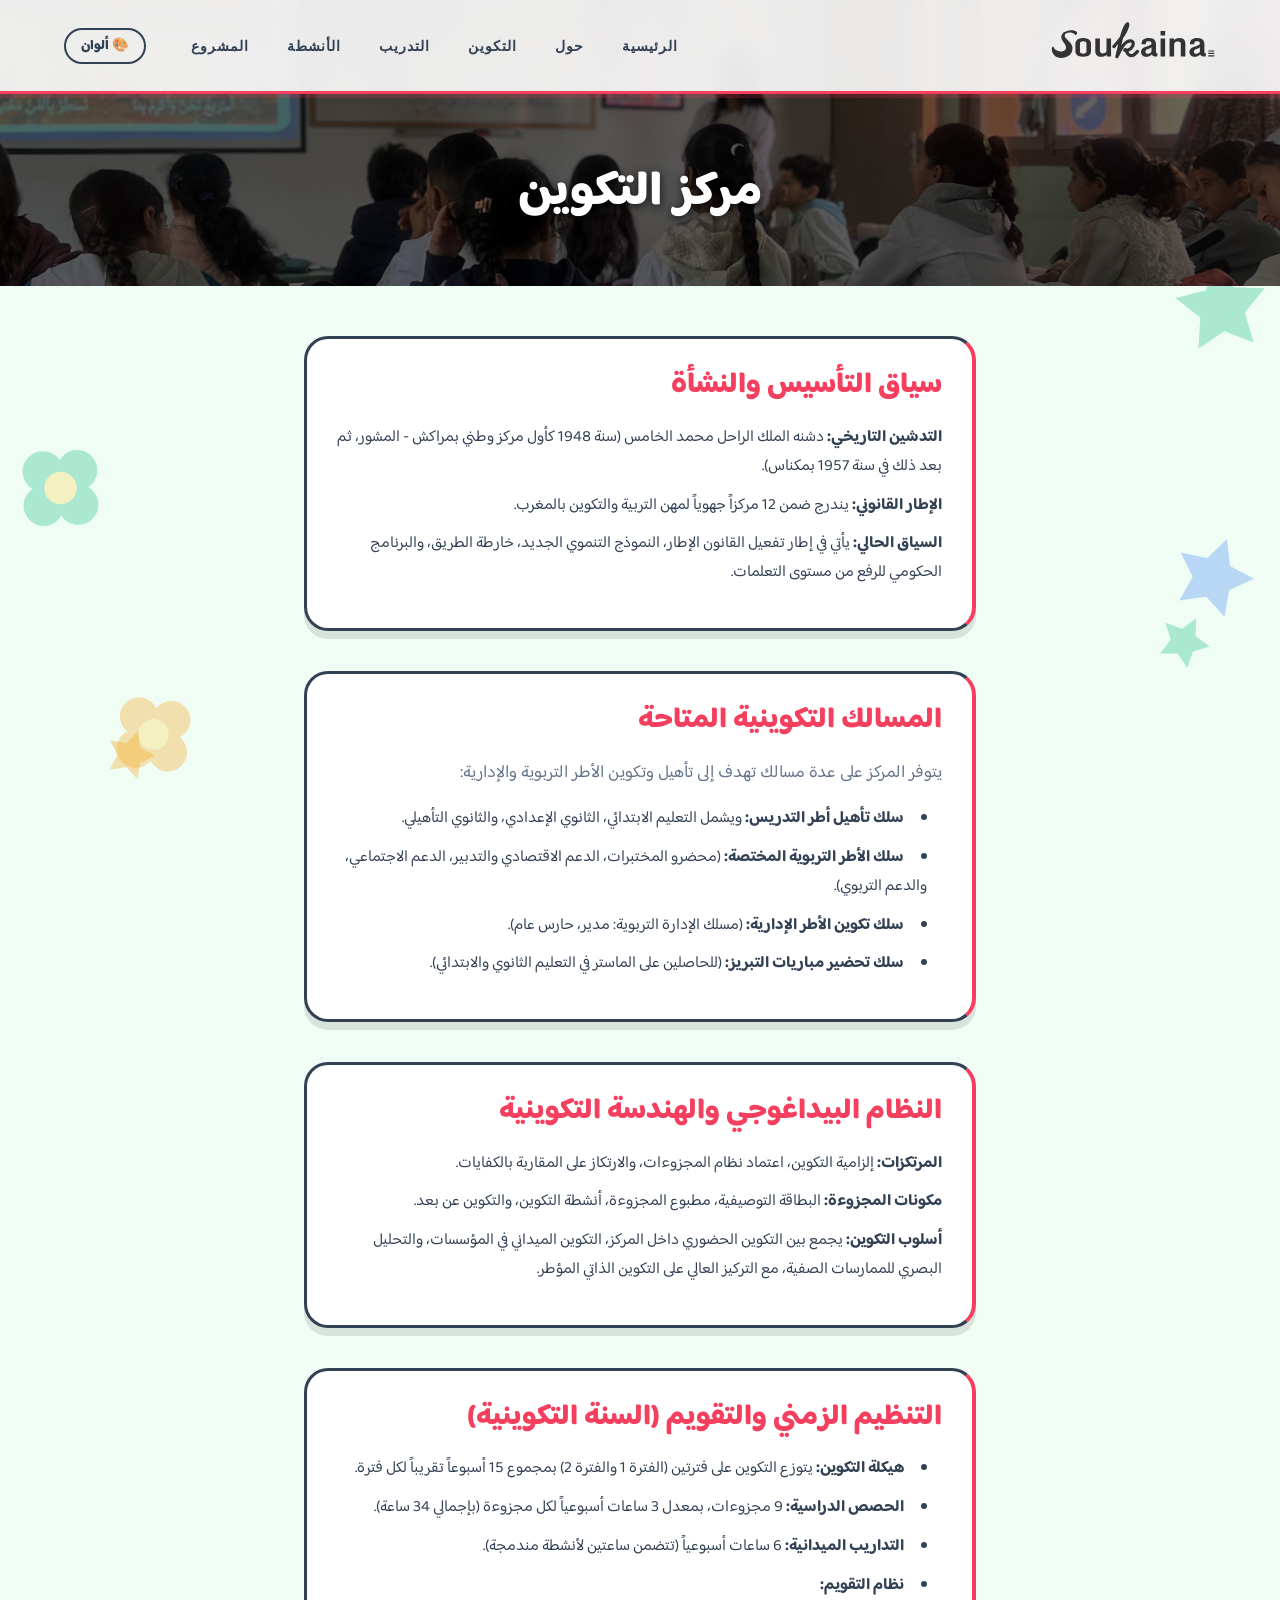
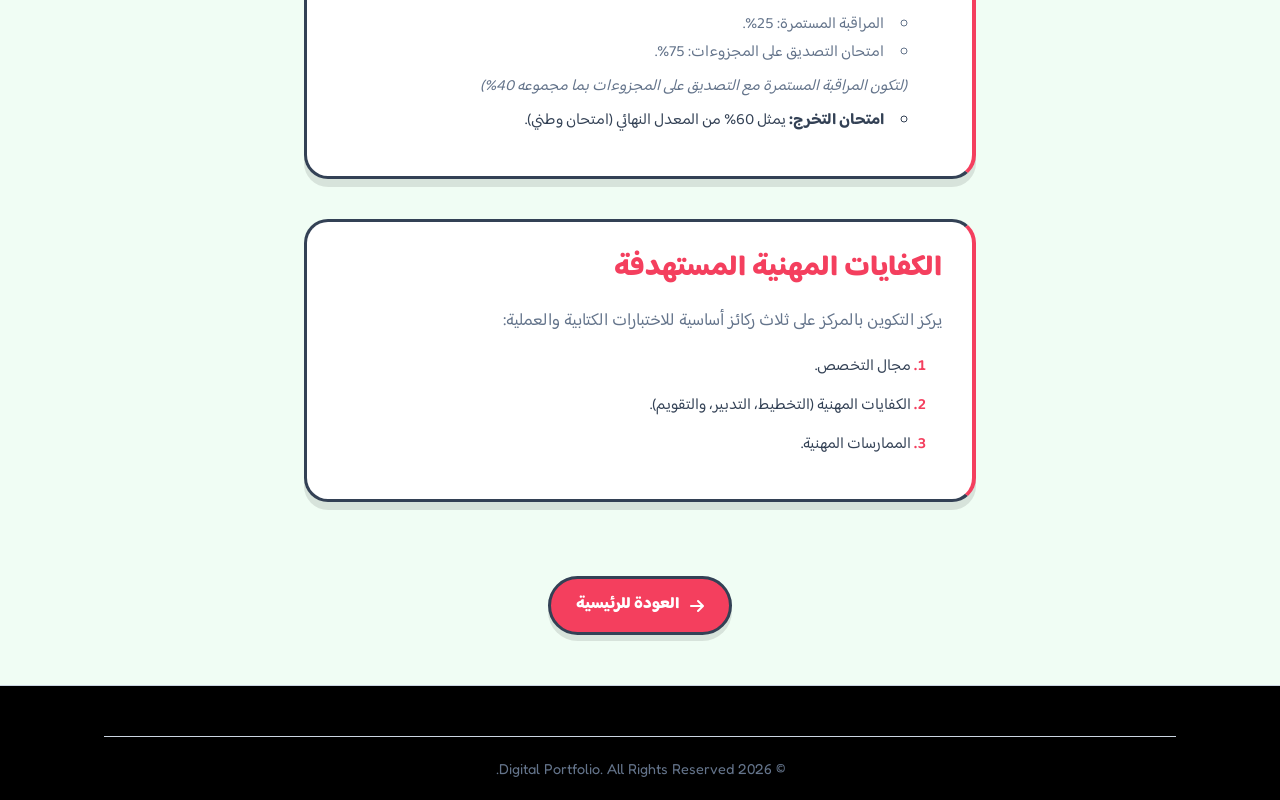
<file: centre_formation.html>
<!DOCTYPE html>
<html lang="ar" dir="rtl">
<head>
    <meta charset="UTF-8">
    <meta name="viewport" content="width=device-width, initial-scale=1.0">
    <title>مركز التكوين - سكينة توري</title>
    <link rel="stylesheet" href="style.css?v=2">
    <link rel="preconnect" href="https://fonts.googleapis.com">
    <link rel="preconnect" href="https://fonts.gstatic.com" crossorigin>
    <link href="https://fonts.googleapis.com/css2?family=Baloo+Bhaijaan+2:wght@400;600;800&family=Fredoka:wght@400;600;800&family=Inter:wght@300;400;600;800&family=Noto+Kufi+Arabic:wght@300;400;600;800&display=swap" rel="stylesheet">
    <link rel="stylesheet" href="https://cdnjs.cloudflare.com/ajax/libs/font-awesome/6.4.0/css/all.min.css">
    <style>
        .page-header {
            padding: 150px 5% 50px;
            text-align: center;
            background: var(--bg-light);
            border-bottom: 1px solid var(--border);
        }
        .page-content {
            padding: 50px 5%;
            max-width: 800px;
            margin: 0 auto;
        }
        .page-content p {
            margin-bottom: 20px;
            font-size: 1.1rem;
        }
    </style>
</head>
<body>
    <nav class="navbar scrolled">
        <div class="logo"><img src="assets/souka.svg" alt="Portfolio Logo" style="height: 40px;"></div>
        <div class="hamburger">
            <div class="line"></div>
            <div class="line"></div>
            <div class="line"></div>
        </div>
        <div class="desktop-nav-group" style="display: flex; align-items: center; gap: 20px;">
            <ul class="nav-links" dir="rtl">
                <li><a href="index.html#hero">الرئيسية</a></li>
                <li><a href="index.html#about">حول</a></li>
                <li><a href="index.html#training" class="active">التكوين</a></li>
                <li><a href="index.html#internship">التدريب</a></li>
                <li><a href="index.html#integrated">الأنشطة</a></li>
                <li><a href="index.html#project">المشروع</a></li>
            </ul>
            <button id="theme-toggle" class="theme-btn">🎨 ألوان</button>
        </div>
    </nav>

    <div class="mobile-menu">
        <ul class="mobile-nav-links" dir="rtl">
            <li><a href="index.html#hero">الرئيسية</a></li>
            <li><a href="index.html#about">حول</a></li>
            <li><a href="index.html#training">التكوين</a></li>
            <li><a href="index.html#internship">التدريب</a></li>
            <li><a href="index.html#integrated">الأنشطة</a></li>
            <li><a href="index.html#project">المشروع</a></li>
            <li><button id="mobile-theme-toggle" class="theme-btn">🎨 ألوان</button></li>
        </ul>
    </div>

    <header class="page-header" style="position: relative; overflow: hidden; border-bottom: none;">
        <!-- Slideshow Backgrounds -->
        <div class="hero-slideshow">
            <div class="hero-slide active" style="background-image: url('assets/center/IMG-20260426-WA0003.jpg');"></div>
            <div class="hero-slide" style="background-image: url('assets/center/IMG-20260426-WA0038.jpg');"></div>
            <div class="hero-slide" style="background-image: url('assets/center/IMG-20260426-WA0071.jpg');"></div>
            <div class="hero-overlay"></div>
        </div>
        <div style="position: relative; z-index: 10;">
            <h1 class="section-title accent-text arabic-text" style="color: white; text-shadow: 0 2px 10px rgba(0,0,0,0.8); margin-bottom: 0;">مركز التكوين</h1>
        </div>
    </header>

    <section class="page-content arabic-text">
        <div class="info-section fade-up card" style="margin-bottom: 40px; padding: 30px; border-right: 4px solid var(--accent); text-align: right;">
            <h2 class="accent-text" style="font-size: 1.8rem; margin-bottom: 20px;">سياق التأسيس والنشأة</h2>
            <ul style="list-style-type: none; padding-right: 0;">
                <li style="margin-bottom: 10px;"><strong>التدشين التاريخي:</strong> دشنه الملك الراحل محمد الخامس (سنة 1948 كأول مركز وطني بمراكش - المشور، ثم بعد ذلك في سنة 1957 بمكناس).</li>
                <li style="margin-bottom: 10px;"><strong>الإطار القانوني:</strong> يندرج ضمن 12 مركزاً جهوياً لمهن التربية والتكوين بالمغرب.</li>
                <li style="margin-bottom: 10px;"><strong>السياق الحالي:</strong> يأتي في إطار تفعيل القانون الإطار، النموذج التنموي الجديد، خارطة الطريق، والبرنامج الحكومي للرفع من مستوى التعلمات.</li>
            </ul>
        </div>

        <div class="info-section fade-up delay-1 card" style="margin-bottom: 40px; padding: 30px; border-right: 4px solid var(--accent); text-align: right;">
            <h2 class="accent-text" style="font-size: 1.8rem; margin-bottom: 20px;">المسالك التكوينية المتاحة</h2>
            <p style="margin-bottom: 15px;">يتوفر المركز على عدة مسالك تهدف إلى تأهيل وتكوين الأطر التربوية والإدارية:</p>
            <ul style="list-style-position: inside; padding-right: 15px;">
                <li style="margin-bottom: 10px;"><strong>سلك تأهيل أطر التدريس:</strong> ويشمل التعليم الابتدائي، الثانوي الإعدادي، والثانوي التأهيلي.</li>
                <li style="margin-bottom: 10px;"><strong>سلك الأطر التربوية المختصة:</strong> (محضرو المختبرات، الدعم الاقتصادي والتدبير، الدعم الاجتماعي، والدعم التربوي).</li>
                <li style="margin-bottom: 10px;"><strong>سلك تكوين الأطر الإدارية:</strong> (مسلك الإدارة التربوية: مدير، حارس عام).</li>
                <li style="margin-bottom: 10px;"><strong>سلك تحضير مباريات التبريز:</strong> (للحاصلين على الماستر في التعليم الثانوي والابتدائي).</li>
            </ul>
        </div>

        <div class="info-section fade-up delay-2 card" style="margin-bottom: 40px; padding: 30px; border-right: 4px solid var(--accent); text-align: right;">
            <h2 class="accent-text" style="font-size: 1.8rem; margin-bottom: 20px;">النظام البيداغوجي والهندسة التكوينية</h2>
            <ul style="list-style-type: none; padding-right: 0;">
                <li style="margin-bottom: 10px;"><strong>المرتكزات:</strong> إلزامية التكوين، اعتماد نظام المجزوءات، والارتكاز على المقاربة بالكفايات.</li>
                <li style="margin-bottom: 10px;"><strong>مكونات المجزوءة:</strong> البطاقة التوصيفية، مطبوع المجزوءة، أنشطة التكوين، والتكوين عن بعد.</li>
                <li style="margin-bottom: 10px;"><strong>أسلوب التكوين:</strong> يجمع بين التكوين الحضوري داخل المركز، التكوين الميداني في المؤسسات، والتحليل البصري للممارسات الصفية، مع التركيز العالي على التكوين الذاتي المؤطر.</li>
            </ul>
        </div>

        <div class="info-section fade-up delay-1 card" style="margin-bottom: 40px; padding: 30px; border-right: 4px solid var(--accent); text-align: right;">
            <h2 class="accent-text" style="font-size: 1.8rem; margin-bottom: 20px;">التنظيم الزمني والتقويم (السنة التكوينية)</h2>
            <ul style="list-style-position: inside; padding-right: 15px;">
                <li style="margin-bottom: 10px;"><strong>هيكلة التكوين:</strong> يتوزع التكوين على فترتين (الفترة 1 والفترة 2) بمجموع 15 أسبوعاً تقريباً لكل فترة.</li>
                <li style="margin-bottom: 10px;"><strong>الحصص الدراسية:</strong> 9 مجزوءات، بمعدل 3 ساعات أسبوعياً لكل مجزوءة (بإجمالي 34 ساعة).</li>
                <li style="margin-bottom: 10px;"><strong>التداريب الميدانية:</strong> 6 ساعات أسبوعياً (تتضمن ساعتين لأنشطة مندمجة).</li>
                <li style="margin-bottom: 10px;"><strong>نظام التقويم:</strong>
                    <ul style="list-style-position: inside; padding-right: 20px; margin-top: 10px; color: var(--text-muted);">
                        <li>المراقبة المستمرة: 25%.</li>
                        <li>امتحان التصديق على المجزوءات: 75%.</li>
                        <li style="list-style-type: none; margin-top: 5px;"><em>(لتكون المراقبة المستمرة مع التصديق على المجزوءات بما مجموعه 40%)</em></li>
                        <li style="margin-top: 5px; color: var(--text-main);"><strong>امتحان التخرج:</strong> يمثل 60% من المعدل النهائي (امتحان وطني).</li>
                    </ul>
                </li>
            </ul>
        </div>

        <div class="info-section fade-up delay-2 card" style="margin-bottom: 40px; padding: 30px; border-right: 4px solid var(--accent); text-align: right;">
            <h2 class="accent-text" style="font-size: 1.8rem; margin-bottom: 20px;">الكفايات المهنية المستهدفة</h2>
            <p style="margin-bottom: 15px;">يركز التكوين بالمركز على ثلاث ركائز أساسية للاختبارات الكتابية والعملية:</p>
            <ol style="list-style-position: inside; padding-right: 15px; color: var(--accent); font-weight: 600;">
                <li style="margin-bottom: 10px;"><span style="color: var(--text-main); font-weight: normal;">مجال التخصص.</span></li>
                <li style="margin-bottom: 10px;"><span style="color: var(--text-main); font-weight: normal;">الكفايات المهنية (التخطيط، التدبير، والتقويم).</span></li>
                <li style="margin-bottom: 10px;"><span style="color: var(--text-main); font-weight: normal;">الممارسات المهنية.</span></li>
            </ol>
        </div>

        <div style="text-align: center; margin-top: 50px;">
            <a href="index.html" class="btn-primary mt-4"><i class="fa-solid fa-arrow-right"></i> العودة للرئيسية</a>
        </div>
    </section>

    <footer class="footer">
        <div class="container">
            <div class="footer-bottom">
                <p>&copy; 2026 Digital Portfolio. All Rights Reserved.</p>
            </div>
        </div>
    </footer>

    <script src="main.js?v=2"></script>
</body>
</html>
</file>
<file: style.css>
/* style.css */
:root {
    --bg-color: #050505;
    --bg-light: #111111;
    --text-main: #f0f0f0;
    --text-muted: #a0a0a0;
    --accent: #C47AFF;
    --accent-glow: rgba(196, 122, 255, 0.2);
    --border: #222222;
    --font-en: 'Inter', sans-serif;
    --font-ar: 'Noto Kufi Arabic', sans-serif;
}

* {
    margin: 0;
    padding: 0;
    box-sizing: border-box;
}

html {
    scroll-behavior: smooth;
}

body {
    background-color: var(--bg-color);
    color: var(--text-main);
    font-family: var(--font-en);
    line-height: 1.6;
    overflow-x: hidden;
}

.arabic-text {
    font-family: var(--font-ar);
    line-height: 1.8;
}

h1,
h2,
h3,
h4,
h5,
h6 {
    font-weight: 800;
    line-height: 1.2;
}

a {
    color: var(--text-main);
    text-decoration: none;
    transition: color 0.3s ease;
}

a:hover {
    color: var(--accent);
}

.container {
    max-width: 1200px;
    margin: 0 auto;
    padding: 0 5%;
}

.section {
    padding: 100px 0;
    position: relative;
}

.dark-section {
    background-color: var(--bg-light);
}

.section-title {
    font-size: 3rem;
    margin-bottom: 3rem;
}

.accent-dot {
    color: var(--accent);
}

.accent-text {
    color: var(--accent);
}

/* Navbar */
.navbar {
    position: fixed;
    top: 0;
    left: 0;
    width: 100%;
    padding: 20px 5%;
    display: flex;
    justify-content: space-between;
    align-items: center;
    background: rgba(5, 5, 5, 0.8);
    backdrop-filter: blur(10px);
    z-index: 1000;
    border-bottom: 1px solid transparent;
    transition: border-bottom 0.3s ease;
}

.navbar.scrolled {
    border-bottom: 1px solid var(--border);
}

.logo {
    font-size: 1.5rem;
    font-weight: 800;
    letter-spacing: 1px;
}

.nav-links {
    display: flex;
    list-style: none;
    gap: 2rem;
}

.nav-links a {
    font-size: 0.9rem;
    font-weight: 600;
    text-transform: uppercase;
    letter-spacing: 1px;
    position: relative;
}

.nav-links a::after {
    content: '';
    position: absolute;
    bottom: -5px;
    left: 0;
    width: 0%;
    height: 2px;
    background: var(--accent);
    transition: width 0.3s ease;
}

.nav-links a:hover::after,
.nav-links a.active::after {
    width: 100%;
}

.hamburger {
    display: none;
    cursor: pointer;
    z-index: 1001;
}

.hamburger .line {
    width: 25px;
    height: 2px;
    background: var(--text-main);
    margin: 5px 0;
    transition: all 0.3s ease;
}

.hamburger.active .line:nth-child(1) {
    transform: translateY(7px) rotate(45deg);
}

.hamburger.active .line:nth-child(2) {
    opacity: 0;
}

.hamburger.active .line:nth-child(3) {
    transform: translateY(-7px) rotate(-45deg);
}

/* Mobile Menu */
.mobile-menu {
    position: fixed;
    top: 0;
    left: 0;
    width: 100%;
    height: 100vh;
    background: var(--bg-color);
    display: flex;
    justify-content: center;
    align-items: center;
    z-index: 999;
    opacity: 0;
    pointer-events: none;
    transition: opacity 0.3s ease;
}

.mobile-menu.open {
    opacity: 1;
    pointer-events: all;
}

.mobile-nav-links {
    list-style: none;
    text-align: center;
}

.mobile-nav-links li {
    margin: 20px 0;
}

.mobile-nav-links a {
    font-size: 2rem;
    font-weight: 800;
}

.mobile-nav-links a:hover {
    color: var(--accent);
}

/* Hero Section */
.hero-section {
    height: 100vh;
    display: flex;
    align-items: center;
    padding: 80px 5% 0 5%;
    /* Adjusted top padding */
    position: relative;
    overflow: hidden;
}

.hero-content {
    position: relative;
    z-index: 10;
    max-width: 800px;
}

.hero-title {
    font-size: clamp(3rem, 8vw, 6rem);
    margin-bottom: 20px;
    line-height: 1.1;
}

.hero-subtitle {
    font-size: 1.2rem;
    color: var(--text-muted);
    max-width: 600px;
    margin-bottom: 40px;
}

.scroll-down {
    display: inline-flex;
    justify-content: center;
    align-items: center;
    width: 50px;
    height: 50px;
    border: 1px solid var(--border);
    border-radius: 50%;
    color: var(--text-main);
    font-size: 1.2rem;
}

.scroll-down:hover {
    border-color: var(--accent);
    background: var(--accent-glow);
}

.bg-glow {
    position: absolute;
    width: 50vw;
    height: 50vw;
    max-width: 500px;
    max-height: 500px;
    background: var(--accent);
    filter: blur(150px);
    border-radius: 50%;
    opacity: 0.15;
    z-index: 1;
}

.glow-1 {
    top: -100px;
    right: -100px;
}

.glow-2 {
    bottom: -200px;
    left: -100px;
}

/* About Grid */
.about-grid {
    display: grid;
    grid-template-columns: 1fr 1fr;
    gap: 4rem;
}

.large-text {
    font-size: 1.5rem;
    font-weight: 300;
    margin-bottom: 20px;
}

.additional-desc {
    color: var(--text-muted);
}

.about-cards {
    display: flex;
    flex-direction: column;
    gap: 20px;
}

.card {
    background: var(--bg-light);
    border: 1px solid var(--border);
    padding: 30px;
    border-radius: 12px;
    transition: transform 0.3s ease, border-color 0.3s ease;
}

.card-hover:hover {
    transform: translateY(-5px);
    border-color: var(--accent);
    box-shadow: 0 10px 30px rgba(0, 0, 0, 0.5);
}

.card-icon {
    font-size: 2rem;
    color: var(--accent);
    margin-bottom: 15px;
}

.card h3 {
    font-size: 1.5rem;
    margin-bottom: 10px;
}

.card p {
    color: var(--text-muted);
}

/* Training Section */
.training-grid {
    display: grid;
    grid-template-columns: 1fr 1fr;
    gap: 4rem;
}

.subsection-title {
    font-size: 2rem;
    margin-bottom: 15px;
    font-family: var(--font-ar);
}

.image-gallery {
    display: flex;
    gap: 20px;
    margin-top: 30px;
}

.img-wrapper {
    flex: 1;
    position: relative;
    border-radius: 12px;
    overflow: hidden;
    aspect-ratio: 4/3;
}

.gallery-img {
    width: 100%;
    height: 100%;
    object-fit: cover;
    transition: transform 0.5s ease;
}

.img-wrapper:hover .gallery-img {
    transform: scale(1.05);
}

.img-overlay {
    position: absolute;
    top: 0;
    left: 0;
    width: 100%;
    height: 100%;
    background: var(--accent-glow);
    opacity: 0;
    transition: opacity 0.3s ease;
}

.img-wrapper:hover .img-overlay {
    opacity: 1;
}

.training-summaries {
    display: flex;
    flex-direction: column;
    gap: 20px;
}

.summary-card {
    background: var(--bg-color);
    border: 1px solid var(--border);
    padding: 30px;
    border-radius: 12px;
}

.btn-link {
    display: inline-flex;
    align-items: center;
    gap: 10px;
    margin-top: 15px;
    color: var(--accent);
    font-weight: 600;
}

.btn-link:hover {
    color: #fff;
}

/* Accordion (Internship) */
.internship-content {
    max-width: 800px;
    margin: 0 auto;
}

.accordion-item {
    border-bottom: 1px solid var(--border);
    padding: 20px 0;
}

.accordion-header {
    display: flex;
    justify-content: space-between;
    align-items: center;
    cursor: pointer;
}

.accordion-header h3 {
    font-size: 1.5rem;
    font-family: var(--font-ar);
    transition: color 0.3s ease;
    margin: 0;
}

.accordion-header:hover h3 {
    color: var(--accent);
}

.icon-plus {
    position: relative;
    width: 20px;
    height: 20px;
}

.icon-plus::before,
.icon-plus::after {
    content: '';
    position: absolute;
    background: var(--text-main);
    transition: transform 0.3s ease;
}

.icon-plus::before {
    top: 9px;
    left: 0;
    width: 20px;
    height: 2px;
}

.icon-plus::after {
    top: 0;
    left: 9px;
    width: 2px;
    height: 20px;
}

.accordion-item.active .icon-plus::after {
    transform: rotate(90deg);
    opacity: 0;
}

.accordion-item.active .icon-plus::before {
    background: var(--accent);
}

.accordion-item.active .accordion-header h3 {
    color: var(--accent);
}

.accordion-content {
    max-height: 0;
    overflow: hidden;
    transition: max-height 0.3s ease, margin-top 0.3s ease;
}

.accordion-item.active .accordion-content {
    margin-top: 20px;
}

.accordion-content p {
    color: var(--text-muted);
}

.btn-outline {
    display: inline-block;
    padding: 10px 20px;
    border: 1px solid var(--accent);
    color: var(--accent);
    border-radius: 30px;
    font-family: var(--font-ar);
    transition: all 0.3s ease;
}

.btn-outline:hover {
    background: var(--accent);
    color: #fff;
}

/* Integrated Grid */
.integrated-grid {
    display: grid;
    grid-template-columns: 1fr 1fr;
    gap: 30px;
}

.integrated-card {
    background: var(--bg-color);
    border: 1px solid var(--border);
    padding: 40px;
    border-radius: 12px;
    text-align: center;
}

.integrated-card .card-icon {
    font-size: 3rem;
}

/* Project Showcase */
.project-showcase {
    display: grid;
    grid-template-columns: 1fr 1.5fr;
    gap: 3rem;
    align-items: center;
}

.project-info {
    padding: 30px;
}

.btn-primary {
    display: inline-flex;
    align-items: center;
    gap: 10px;
    padding: 12px 25px;
    background: var(--accent);
    color: #fff;
    border-radius: 30px;
    font-weight: 600;
    font-family: var(--font-ar);
}

.btn-primary:hover {
    background: #a960e6;
    color: #fff;
}

.mt-4 {
    margin-top: 1.5rem;
}

.project-features li {
    margin-bottom: 12px;
    font-size: 0.95rem;
    color: var(--text-muted);
}
.project-features strong {
    color: var(--text-main);
}

.project-visual {
    position: relative;
}

.project-diaporama-wrapper {
    position: relative;
    border-radius: 12px;
    overflow: hidden;
    box-shadow: 0 20px 50px rgba(0, 0, 0, 0.5);
    aspect-ratio: 16/9;
}

.project-slide {
    position: absolute;
    top: 0;
    left: 0;
    width: 100%;
    height: 100%;
    opacity: 0;
    transition: opacity 0.5s ease-in-out;
}

.project-slide.active {
    opacity: 1;
    z-index: 2;
}

.project-slide img {
    width: 100%;
    height: 100%;
    object-fit: cover;
    display: block;
}

.diaporama-btn {
    position: absolute;
    top: 50%;
    transform: translateY(-50%);
    background: rgba(0, 0, 0, 0.6);
    color: white;
    border: none;
    width: 40px;
    height: 40px;
    border-radius: 50%;
    cursor: pointer;
    z-index: 10;
    display: flex;
    justify-content: center;
    align-items: center;
    transition: background 0.3s ease;
}

.diaporama-btn:hover {
    background: var(--accent);
}

.prev-btn {
    left: 15px;
}

.next-btn {
    right: 15px;
}

.diaporama-dots {
    position: absolute;
    bottom: 15px;
    left: 50%;
    transform: translateX(-50%);
    display: flex;
    gap: 8px;
    z-index: 10;
}

.diaporama-dot {
    width: 10px;
    height: 10px;
    border-radius: 50%;
    background: rgba(255, 255, 255, 0.4);
    cursor: pointer;
    transition: background 0.3s ease;
}

.diaporama-dot.active {
    background: var(--accent);
}

.overlay-glow {
    position: absolute;
    top: 0;
    left: 0;
    width: 100%;
    height: 100%;
    background: linear-gradient(45deg, var(--accent-glow), transparent);
    pointer-events: none;
}

/* Footer */
.footer {
    padding: 50px 0 20px;
    background: #000;
    border-top: 1px solid var(--border);
}

.footer-content {
    display: flex;
    justify-content: space-between;
    align-items: center;
    margin-bottom: 30px;
}

.footer-logo {
    font-size: 1.5rem;
    font-weight: 800;
}

.footer-socials {
    display: flex;
    gap: 20px;
}

.footer-socials a {
    font-size: 1.2rem;
    color: var(--text-muted);
}

.footer-socials a:hover {
    color: var(--accent);
    transform: translateY(-3px);
}

.footer-bottom {
    text-align: center;
    color: var(--text-muted);
    font-size: 0.9rem;
    border-top: 1px solid var(--border);
    padding-top: 20px;
}

/* Animations */
.fade-up {
    opacity: 0;
    transform: translateY(30px);
    transition: opacity 0.8s ease, transform 0.8s ease;
}

.fade-up.visible {
    opacity: 1;
    transform: translateY(0);
}

.fade-up-word {
    display: inline-block;
    opacity: 0;
    transform: translateY(30px);
    transition: opacity 0.8s cubic-bezier(0.2, 0.8, 0.2, 1), transform 0.8s cubic-bezier(0.2, 0.8, 0.2, 1);
}

.fade-up-word.visible {
    opacity: 1;
    transform: translateY(0);
}

.delay-1 {
    transition-delay: 0.2s;
}

.delay-2 {
    transition-delay: 0.4s;
}

/* Responsive */
@media (max-width: 992px) {

    .about-grid,
    .training-grid,
    .project-showcase {
        grid-template-columns: 1fr;
        gap: 2rem;
    }

    .nav-links {
        display: none;
    }

    .hamburger {
        display: block;
    }
}

@media (max-width: 768px) {
    .section-title {
        font-size: 2.2rem;
    }

    .integrated-grid {
        grid-template-columns: 1fr;
    }

    .image-gallery {
        flex-direction: column;
    }

    .hero-title {
        font-size: 2.5rem;
    }
}

/* Hero Slideshow */
.hero-slideshow {
    position: absolute;
    top: 0;
    left: 0;
    width: 100%;
    height: 100%;
    z-index: 1;
}

.hero-slide {
    position: absolute;
    top: 0;
    left: 0;
    width: 100%;
    height: 100%;
    background-size: cover;
    background-position: center;
    opacity: 0;
    transition: opacity 1s ease-in-out;
}

.hero-slide.active {
    opacity: 1;
}

.hero-overlay {
    position: absolute;
    top: 0;
    left: 0;
    width: 100%;
    height: 100%;
    background: rgba(0, 0, 0, 0.6);
    z-index: 2;
}

/* Center Slideshow */
.center-slideshow-container {
    width: 100%;
    overflow: hidden;
    position: relative;
    padding: 20px 0;
}

.center-slideshow-track {
    display: flex;
    gap: 20px;
    width: max-content;
    animation: scrollCenter 30s linear infinite;
}

.center-slideshow-container:hover .center-slideshow-track {
    animation-play-state: paused;
}

@keyframes scrollCenter {
    0% {
        transform: translateX(0);
    }

    100% {
        transform: translateX(calc(50% + 10px));
    }
}

.center-card {
    position: relative;
    width: 300px;
    height: 200px;
    border-radius: 12px;
    overflow: hidden;
    cursor: pointer;
    flex-shrink: 0;
}

.center-card img {
    width: 100%;
    height: 100%;
    object-fit: cover;
    transition: filter 0.3s ease;
}

.center-card:hover img {
    filter: blur(4px);
}

.center-card-info {
    position: absolute;
    top: 50%;
    left: 50%;
    transform: translate(-50%, -50%);
    color: white;
    text-align: center;
    font-size: 1.2rem;
    font-weight: 600;
    opacity: 0;
    transition: opacity 0.3s ease;
    z-index: 2;
    text-shadow: 0 2px 4px rgba(0, 0, 0, 0.8);
    width: 90%;
}

.center-card:hover .center-card-info {
    opacity: 1;
}

/* Certificate Images & Modal */
.cert-img {
    width: 100%;
    height: 200px;
    object-fit: cover;
    border-radius: 8px;
    cursor: pointer;
    transition: transform 0.3s ease, box-shadow 0.3s ease;
}

.cert-img:hover {
    transform: scale(1.05);
    box-shadow: 0 10px 20px rgba(196, 122, 255, 0.3);
}

.image-modal {
    display: none;
    position: fixed;
    z-index: 2000;
    left: 0;
    top: 0;
    width: 100%;
    height: 100%;
    background-color: rgba(0, 0, 0, 0.9);
    align-items: center;
    justify-content: center;
}

.image-modal.show {
    display: flex;
}

.modal-content {
    max-width: 90%;
    max-height: 90%;
    border-radius: 8px;
    animation: zoomIn 0.3s ease;
}

.pdf-content {
    width: 90%;
    height: 90%;
    background-color: white;
    border: none;
}

@keyframes zoomIn {
    from {
        transform: scale(0.8);
        opacity: 0;
    }

    to {
        transform: scale(1);
        opacity: 1;
    }
}

.modal-close {
    position: absolute;
    top: 30px;
    right: 40px;
    color: white;
    font-size: 40px;
    font-weight: bold;
    cursor: pointer;
    transition: color 0.3s;
}

.modal-close:hover {
    color: var(--accent);
}

/* ==========================================================================
   Kids / Primary School Theme
   ========================================================================== */

[data-theme="kids"] {
    --bg-color: #f0fdf4;
    /* Very light green/mint */
    --bg-light: #ffffff;
    --text-main: #334155;
    --text-muted: #64748b;
    --accent: #f43f5e;
    /* Bright pink/red */
    --accent-glow: rgba(244, 63, 94, 0.2);
    --border: #cbd5e1;
    --font-en: 'Fredoka', sans-serif;
    --font-ar: 'Baloo Bhaijaan 2', sans-serif;
}

[data-theme="kids"] body {
    background-image: radial-gradient(#cbd5e1 2px, transparent 2px);
    background-size: 40px 40px;
}

[data-theme="kids"] .navbar {
    background: rgba(255, 255, 255, 0.9);
    border-bottom: 3px solid var(--accent);
    box-shadow: 0 4px 0 rgba(244, 63, 94, 0.2);
}

[data-theme="kids"] .nav-links {
    padding: 2px 10px;
    background: transparent;
    display: flex;
    align-items: center;
    gap: 0.5rem;
}

[data-theme="kids"] .nav-links a,
[data-theme="kids"] .mobile-nav-links a {
    color: var(--text-main);
    font-weight: 800;
    padding: 5px 15px;
    transition: all 0.3s ease;
    text-decoration: none;
    display: inline-block;
    border-radius: 20px;
}

[data-theme="kids"] .nav-links a::after,
[data-theme="kids"] .mobile-nav-links a::after {
    display: none;
}

[data-theme="kids"] .nav-links a:hover,
[data-theme="kids"] .mobile-nav-links a:hover {
    background: var(--accent);
    color: white;
    transform: scale(1.1);
}

[data-theme="kids"] .logo {
    color: var(--accent);
}

[data-theme="kids"] .logo img {
    filter: brightness(0) invert(0.2);
    /* Makes it a dark color (almost black) */
}

[data-theme="kids"] .card,
[data-theme="kids"] .integrated-card,
[data-theme="kids"] .summary-card,
[data-theme="kids"] .project-info {
    border: 3px solid var(--text-main);
    border-radius: 24px;
    box-shadow: 0 8px 0 rgba(0, 0, 0, 0.1);
    background: #ffffff;
}

[data-theme="kids"] .card-hover:hover,
[data-theme="kids"] .card:hover,
[data-theme="kids"] .summary-card:hover {
    transform: scale(1.05) rotate(2deg);
    box-shadow: 0 12px 0 rgba(0, 0, 0, 0.15);
    border-color: var(--accent);
}

[data-theme="kids"] .btn-primary,
[data-theme="kids"] .btn-outline {
    border: 3px solid var(--text-main);
    border-radius: 30px;
    box-shadow: 0 6px 0 rgba(0, 0, 0, 0.1);
    background: var(--accent);
    color: white;
    font-weight: 800;
}

[data-theme="kids"] .btn-primary:hover,
[data-theme="kids"] .btn-outline:hover {
    transform: translateY(-2px) scale(1.05);
    box-shadow: 0 8px 0 rgba(0, 0, 0, 0.15);
    background: #e11d48;
}

/* Theme Toggle Button Styling */
.theme-btn {
    background: transparent;
    border: 2px solid var(--text-main);
    border-radius: 20px;
    padding: 5px 15px;
    color: var(--text-main);
    font-family: var(--font-ar);
    font-weight: 800;
    cursor: pointer;
    transition: all 0.3s ease;
}

.theme-btn:hover {
    background: var(--accent);
    color: white;
    transform: scale(1.1);
}

/* Butterfly Animations */
.butterfly {
    position: fixed;
    pointer-events: none;
    z-index: 5000;
}

@keyframes flutter {
    0% {
        transform: scaleY(1);
    }

    100% {
        transform: scaleY(0.4);
    }
}

@keyframes flyAcrossFade {
    0% {
        left: -10%;
        top: var(--start-y);
        opacity: 0;
    }

    10% {
        opacity: 0.8;
    }

    80% {
        opacity: 0.8;
    }

    100% {
        left: 110%;
        top: var(--end-y);
        opacity: 0;
    }
}

@keyframes flyUpFade {
    0% {
        transform: translate(0, 0) scale(0.2);
        opacity: 0;
    }

    20% {
        opacity: 1;
    }

    100% {
        transform: translate(calc(var(--end-x) - var(--start-x)), calc(var(--end-y) - var(--start-y))) scale(0.4);
        opacity: 0;
    }
}

/* Card Slideshow */
.card-slide {
    position: absolute;
    top: 0;
    left: 0;
    width: 100%;
    height: 100%;
    object-fit: cover;
    opacity: 0;
    transition: opacity 1s ease-in-out;
}

.card-slide.active {
    opacity: 1;
}

/* Summaries Grid */
.summaries-grid {
    display: grid;
    grid-template-columns: repeat(auto-fit, minmax(250px, 1fr));
    gap: 20px;
}

.summary-item {
    background: #ffffff;
    border: 3px solid var(--text-main);
    border-radius: 20px;
    padding: 30px 20px;
    text-align: center;
    text-decoration: none;
    color: var(--text-main);
    display: flex;
    flex-direction: column;
    align-items: center;
    justify-content: center;
    transition: transform 0.3s ease, box-shadow 0.3s ease;
    overflow: hidden;
    position: relative;
    min-height: 200px;
    box-shadow: 0 8px 0 rgba(0, 0, 0, 0.1);
}

.summary-item:hover {
    transform: translateY(-5px);
    box-shadow: 0 12px 0 rgba(0, 0, 0, 0.15);
}

.summary-icon {
    font-size: 3.5rem;
    margin-bottom: 20px;
    color: var(--primary-color, #4f46e5);
}

.summary-item h4 {
    margin: 0;
    font-size: 1.2rem;
    line-height: 1.5;
    font-family: 'Almarai', sans-serif;
}

/* For image summaries */
.summary-item.image-summary {
    padding: 0;
    border-width: 0;
    box-shadow: none;
}

.summary-item.image-summary img {
    width: 100%;
    height: 100%;
    object-fit: cover;
    position: absolute;
    top: 0;
    left: 0;
    z-index: 1;
    transition: transform 0.5s ease;
    border-radius: 20px;
    border: 3px solid var(--text-main);
}

.summary-item.image-summary:hover img {
    transform: scale(1.05);
}

.summary-overlay {
    position: absolute;
    bottom: 0;
    left: 0;
    width: 100%;
    background: linear-gradient(transparent, rgba(0,0,0,0.8));
    color: white;
    padding: 20px 15px 15px;
    z-index: 2;
    text-align: center;
    border-radius: 0 0 17px 17px;
}

.summary-overlay h4 {
    color: white;
    font-size: 1.1rem;
    text-shadow: 1px 1px 3px rgba(0,0,0,0.5);
}
</file>
